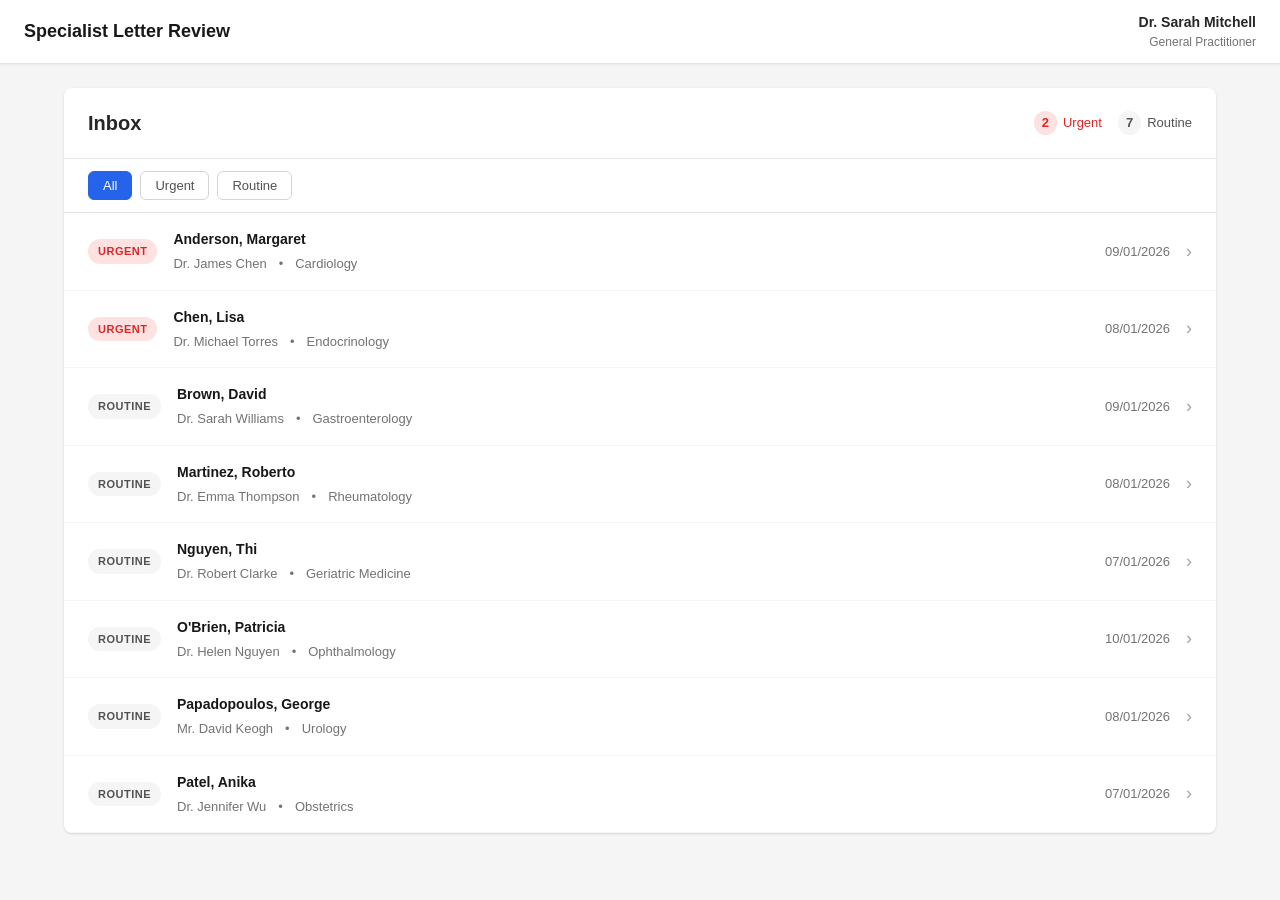
<file: index.html>
<!DOCTYPE html>
<html lang="en">
<head>
    <meta charset="UTF-8">
    <meta name="viewport" content="width=device-width, initial-scale=1.0">
    <title>GP Letter Review Portal</title>
    <link rel="stylesheet" href="css/styles.css">
</head>
<body>
    <header class="header">
        <div class="header-content">
            <h1 class="logo">Specialist Letter Review</h1>
            <div class="user-info">
                <span class="user-name">Dr. Sarah Mitchell</span>
                <span class="user-role">General Practitioner</span>
            </div>
        </div>
    </header>

    <main class="main-content">
        <div class="inbox-container">
            <div class="inbox-header">
                <h2>Inbox</h2>
                <div class="inbox-stats">
                    <span class="stat urgent"><span class="stat-count" id="urgent-count">0</span> Urgent</span>
                    <span class="stat routine"><span class="stat-count" id="routine-count">0</span> Routine</span>
                </div>
            </div>

            <div class="inbox-filters">
                <button class="filter-btn active" data-filter="all">All</button>
                <button class="filter-btn" data-filter="urgent">Urgent</button>
                <button class="filter-btn" data-filter="routine">Routine</button>
            </div>

            <div class="letter-list" id="letter-list">
                <!-- Letters will be populated by JavaScript -->
            </div>
        </div>
    </main>

    <script src="js/data.js"></script>
    <script src="js/app.js"></script>
</body>
</html>
</file>
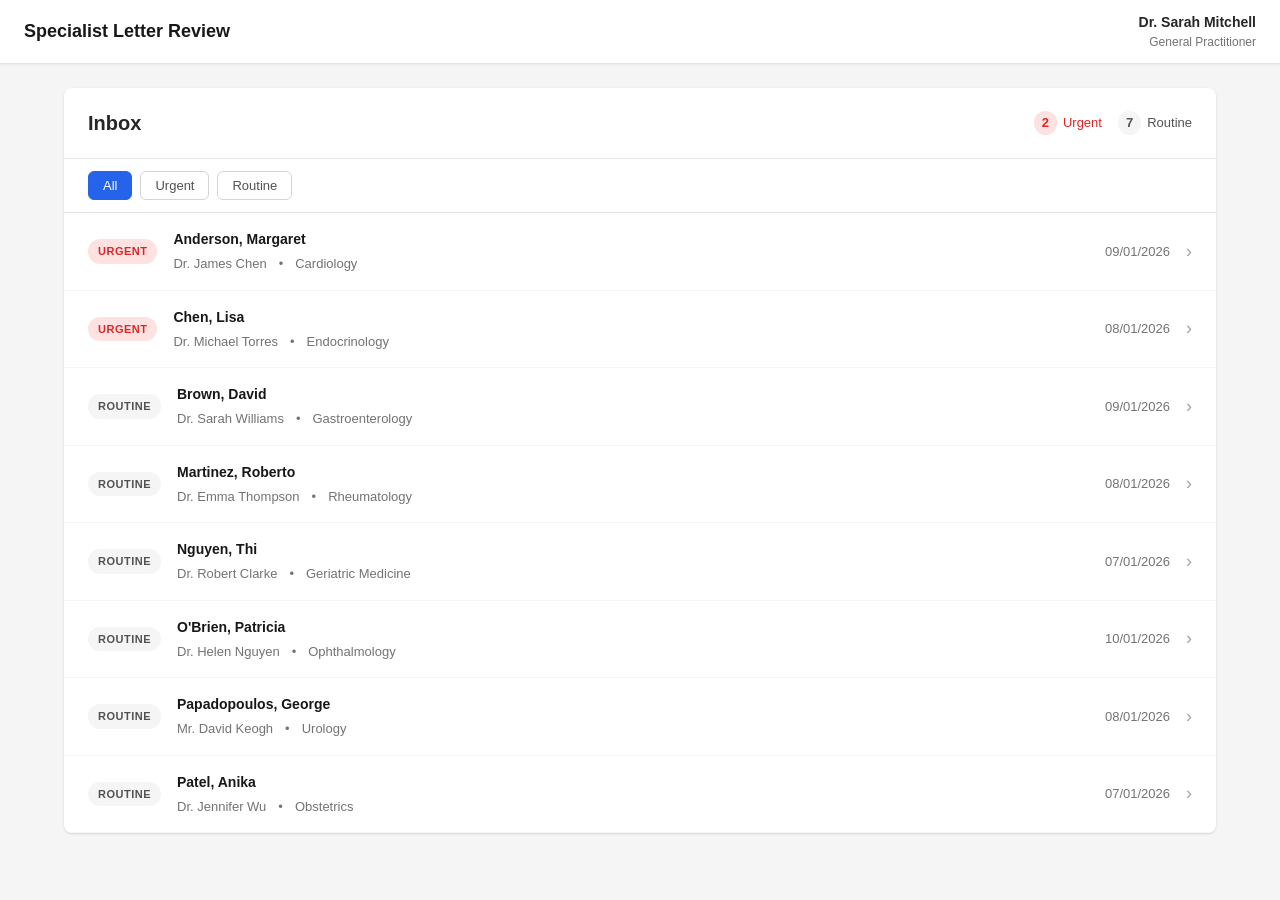
<file: review.html>
<!DOCTYPE html>
<html lang="en">
<head>
    <meta charset="UTF-8">
    <meta name="viewport" content="width=device-width, initial-scale=1.0">
    <title>Review Letter - GP Letter Review Portal</title>
    <link rel="stylesheet" href="css/styles.css">
</head>
<body>
    <header class="header">
        <div class="header-content">
            <a href="index.html" class="back-link">← Back to Inbox</a>
            <h1 class="logo">Specialist Letter Review</h1>
            <div class="user-info">
                <span class="user-name">Dr. Sarah Mitchell</span>
                <span class="user-role">General Practitioner</span>
            </div>
        </div>
    </header>

    <div class="patient-banner" id="patient-banner">
        <!-- Patient info populated by JS -->
    </div>

    <main class="review-container">
        <!-- Left Panel: PDF Viewer -->
        <div class="pdf-panel">
            <div class="panel-header">
                <h2>Specialist Letter</h2>
                <div class="pdf-controls">
                    <button class="pdf-btn" id="zoom-out" title="Zoom Out">−</button>
                    <span class="zoom-level" id="zoom-level">100%</span>
                    <button class="pdf-btn" id="zoom-in" title="Zoom In">+</button>
                </div>
            </div>
            <div class="pdf-viewer" id="pdf-viewer">
                <iframe id="pdf-frame" src="" title="Specialist Letter PDF"></iframe>
            </div>
        </div>

        <!-- Right Panel: Extracted Data -->
        <div class="extraction-panel">
            <div class="panel-header">
                <h2>Extracted Information</h2>
                <div class="panel-actions">
                    <button class="btn btn-secondary" id="reject-all">Reject All</button>
                    <button class="btn btn-primary" id="accept-all">Accept All</button>
                </div>
            </div>

            <div class="extraction-content" id="extraction-content">
                <!-- Letter Summary Section -->
                <section class="extraction-section" data-section="summary">
                    <div class="section-header">
                        <h3>Letter Summary</h3>
                        <div class="section-actions">
                            <button class="action-btn accept" title="Accept"><span class="icon">✓</span></button>
                            <button class="action-btn reject" title="Reject"><span class="icon">✕</span></button>
                        </div>
                    </div>
                    <div class="section-content">
                        <textarea class="editable-field summary-field" id="summary-text" rows="4"></textarea>
                    </div>
                </section>

                <!-- Diagnoses/Conditions/Procedures Section -->
                <section class="extraction-section" data-section="diagnoses">
                    <div class="section-header">
                        <h3>Active or Non-Active Past History</h3>
                    </div>
                    <div class="section-content" id="diagnoses-list">
                        <!-- Populated by JS -->
                    </div>
                </section>

                <!-- Medications Section -->
                <section class="extraction-section" data-section="medications">
                    <div class="section-header">
                        <h3>Medications</h3>
                    </div>
                    <div class="section-content" id="medications-list">
                        <!-- Populated by JS -->
                    </div>
                </section>

                <!-- Clinical Measurements Section -->
                <section class="extraction-section" data-section="measurements">
                    <div class="section-header">
                        <h3>Clinical Measurements</h3>
                    </div>
                    <div class="section-content" id="measurements-list">
                        <!-- Populated by JS -->
                    </div>
                </section>

                <!-- Allergies Section -->
                <section class="extraction-section" data-section="allergies">
                    <div class="section-header">
                        <h3>Allergies</h3>
                    </div>
                    <div class="section-content" id="allergies-list">
                        <!-- Populated by JS -->
                    </div>
                </section>

                <!-- Reminders Section -->
                <section class="extraction-section" data-section="reminders">
                    <div class="section-header">
                        <h3>Reminders / Follow-up</h3>
                    </div>
                    <div class="section-content" id="reminders-list">
                        <!-- Populated by JS -->
                    </div>
                </section>
            </div>

            <!-- Submit Actions -->
            <div class="submit-actions">
                <div class="submit-summary">
                    <span id="accepted-count">0</span> items accepted
                </div>
                <button class="btn btn-large btn-primary" id="submit-all">
                    Submit to Patient Record
                </button>
            </div>
        </div>
    </main>

    <!-- Success Modal -->
    <div class="modal" id="success-modal">
        <div class="modal-content">
            <div class="modal-icon success">✓</div>
            <h2>Successfully Updated</h2>
            <p>Patient record has been updated with the approved information.</p>
            <button class="btn btn-primary" onclick="window.location.href='index.html'">
                Return to Inbox
            </button>
        </div>
    </div>

    <script src="js/data.js"></script>
    <script src="js/review.js"></script>
</body>
</html>
</file>
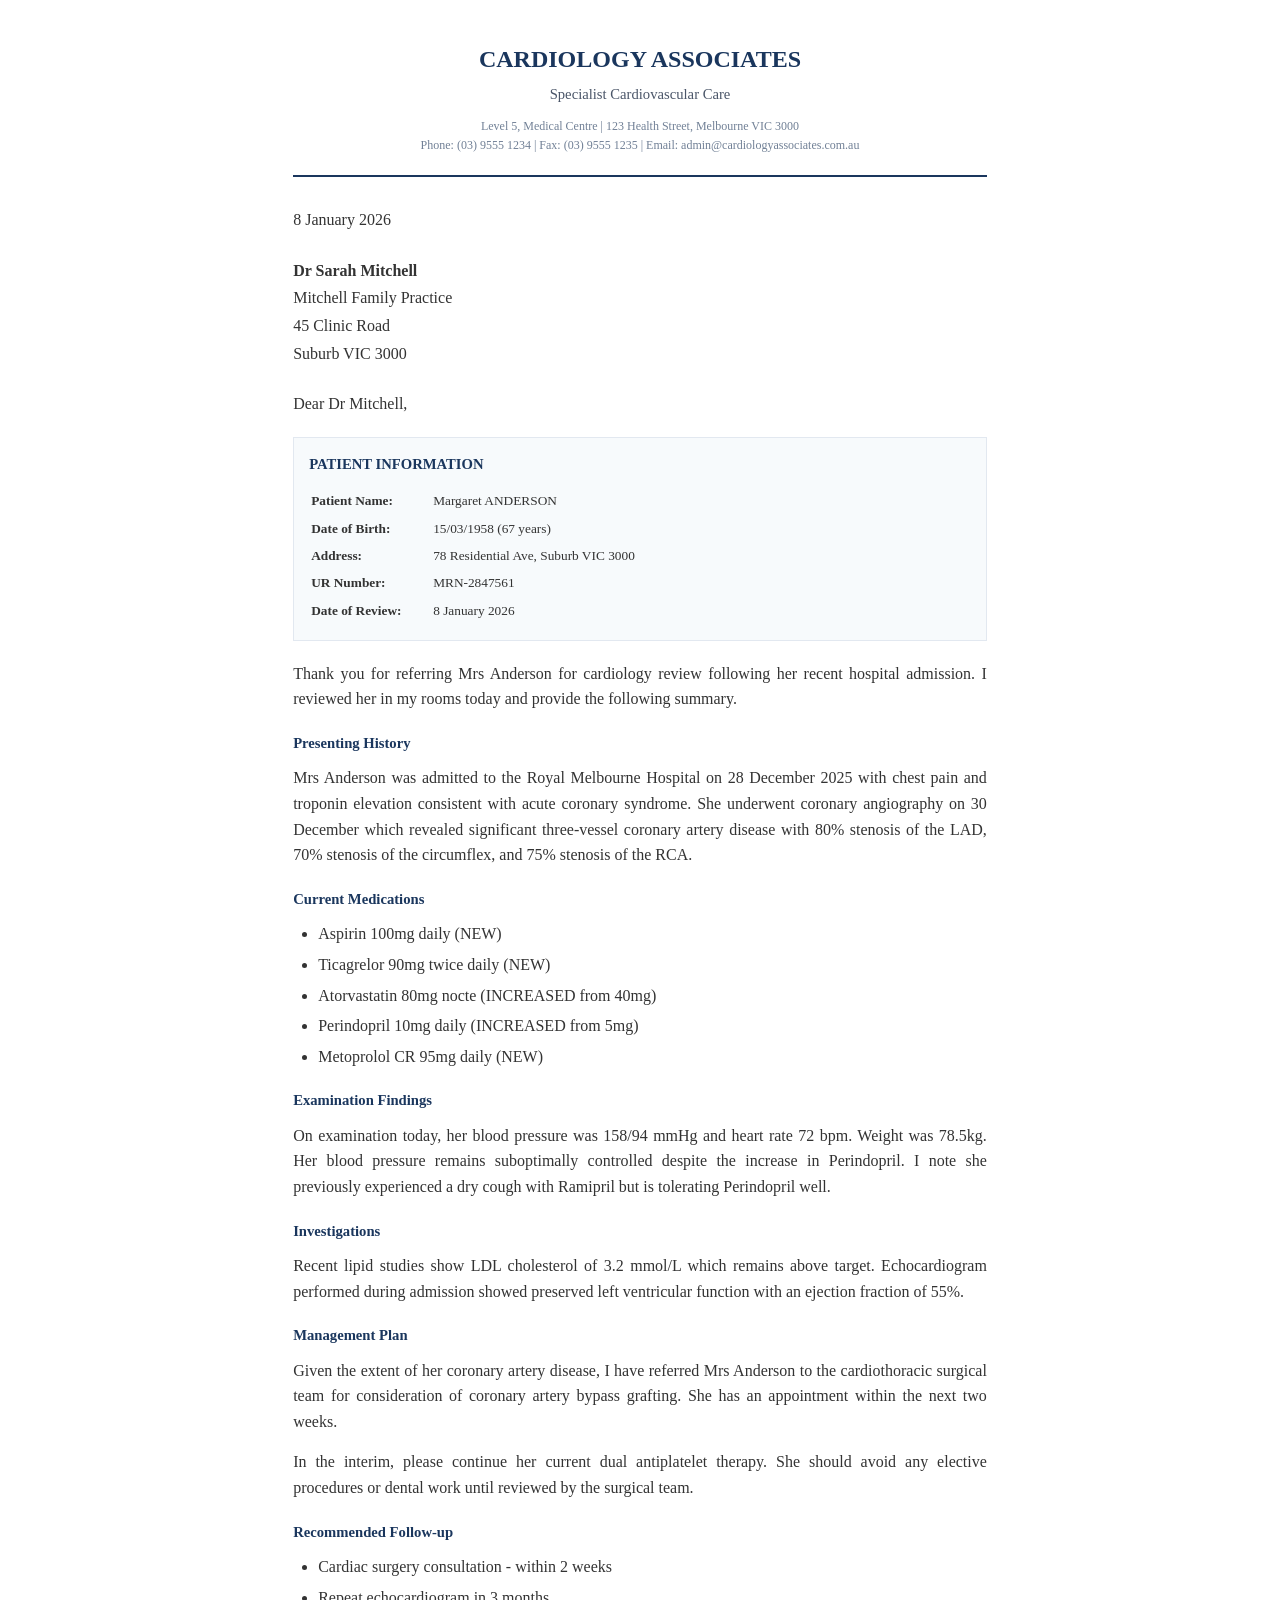
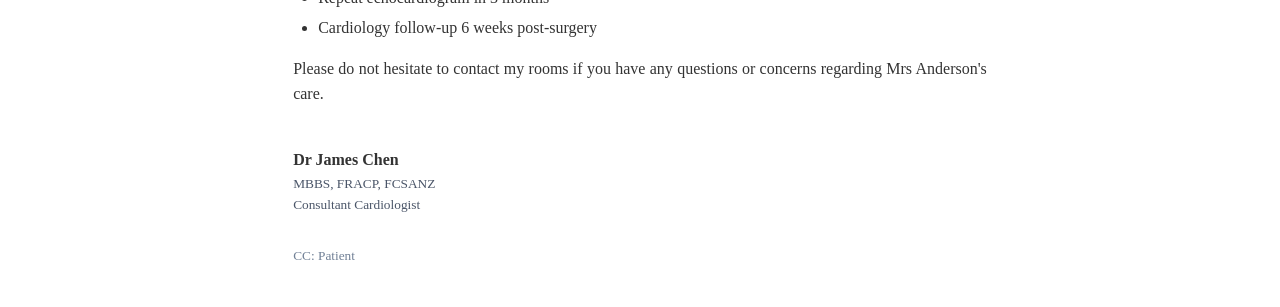
<file: assets/sample-letter-1.html>
<!DOCTYPE html>
<html lang="en">
<head>
    <meta charset="UTF-8">
    <meta name="viewport" content="width=device-width, initial-scale=1.0">
    <title>Specialist Letter</title>
    <style>
        * {
            margin: 0;
            padding: 0;
            box-sizing: border-box;
        }
        body {
            font-family: 'Times New Roman', Times, serif;
            font-size: 12pt;
            line-height: 1.6;
            padding: 40px 50px;
            background: white;
            color: #333;
            max-width: 210mm;
            margin: 0 auto;
        }
        .letterhead {
            text-align: center;
            border-bottom: 2px solid #1a365d;
            padding-bottom: 20px;
            margin-bottom: 30px;
        }
        .letterhead h1 {
            color: #1a365d;
            font-size: 18pt;
            margin-bottom: 5px;
        }
        .letterhead .subtitle {
            color: #4a5568;
            font-size: 11pt;
        }
        .letterhead .contact {
            font-size: 9pt;
            color: #718096;
            margin-top: 10px;
        }
        .letter-info {
            margin-bottom: 25px;
        }
        .letter-info p {
            margin-bottom: 3px;
        }
        .letter-info .date {
            margin-bottom: 15px;
        }
        .recipient {
            margin-bottom: 25px;
        }
        .recipient p {
            margin-bottom: 2px;
        }
        .salutation {
            margin-bottom: 20px;
        }
        .patient-box {
            background: #f7fafc;
            border: 1px solid #e2e8f0;
            padding: 15px;
            margin-bottom: 20px;
        }
        .patient-box h3 {
            font-size: 11pt;
            color: #1a365d;
            margin-bottom: 10px;
            text-transform: uppercase;
        }
        .patient-box table {
            width: 100%;
            font-size: 10pt;
        }
        .patient-box td {
            padding: 2px 10px 2px 0;
        }
        .patient-box td:first-child {
            font-weight: bold;
            width: 120px;
        }
        .content p {
            margin-bottom: 15px;
            text-align: justify;
        }
        .content h4 {
            color: #1a365d;
            margin-top: 20px;
            margin-bottom: 10px;
            font-size: 11pt;
        }
        .content ul {
            margin-left: 25px;
            margin-bottom: 15px;
        }
        .content li {
            margin-bottom: 5px;
        }
        .signature {
            margin-top: 40px;
        }
        .signature img {
            height: 50px;
            margin-bottom: 5px;
        }
        .signature .name {
            font-weight: bold;
        }
        .signature .credentials {
            font-size: 10pt;
            color: #4a5568;
        }
        .cc {
            margin-top: 30px;
            font-size: 10pt;
            color: #718096;
        }
    </style>
</head>
<body>
    <div class="letterhead">
        <h1>CARDIOLOGY ASSOCIATES</h1>
        <div class="subtitle">Specialist Cardiovascular Care</div>
        <div class="contact">
            Level 5, Medical Centre | 123 Health Street, Melbourne VIC 3000<br>
            Phone: (03) 9555 1234 | Fax: (03) 9555 1235 | Email: admin@cardiologyassociates.com.au
        </div>
    </div>

    <div class="letter-info">
        <p class="date">8 January 2026</p>
    </div>

    <div class="recipient">
        <p><strong>Dr Sarah Mitchell</strong></p>
        <p>Mitchell Family Practice</p>
        <p>45 Clinic Road</p>
        <p>Suburb VIC 3000</p>
    </div>

    <div class="salutation">
        <p>Dear Dr Mitchell,</p>
    </div>

    <div class="patient-box">
        <h3>Patient Information</h3>
        <table>
            <tr>
                <td>Patient Name:</td>
                <td>Margaret ANDERSON</td>
            </tr>
            <tr>
                <td>Date of Birth:</td>
                <td>15/03/1958 (67 years)</td>
            </tr>
            <tr>
                <td>Address:</td>
                <td>78 Residential Ave, Suburb VIC 3000</td>
            </tr>
            <tr>
                <td>UR Number:</td>
                <td>MRN-2847561</td>
            </tr>
            <tr>
                <td>Date of Review:</td>
                <td>8 January 2026</td>
            </tr>
        </table>
    </div>

    <div class="content">
        <p>Thank you for referring Mrs Anderson for cardiology review following her recent hospital admission. I reviewed her in my rooms today and provide the following summary.</p>

        <h4>Presenting History</h4>
        <p>Mrs Anderson was admitted to the Royal Melbourne Hospital on 28 December 2025 with chest pain and troponin elevation consistent with acute coronary syndrome. She underwent coronary angiography on 30 December which revealed significant three-vessel coronary artery disease with 80% stenosis of the LAD, 70% stenosis of the circumflex, and 75% stenosis of the RCA.</p>

        <h4>Current Medications</h4>
        <ul>
            <li>Aspirin 100mg daily (NEW)</li>
            <li>Ticagrelor 90mg twice daily (NEW)</li>
            <li>Atorvastatin 80mg nocte (INCREASED from 40mg)</li>
            <li>Perindopril 10mg daily (INCREASED from 5mg)</li>
            <li>Metoprolol CR 95mg daily (NEW)</li>
        </ul>

        <h4>Examination Findings</h4>
        <p>On examination today, her blood pressure was 158/94 mmHg and heart rate 72 bpm. Weight was 78.5kg. Her blood pressure remains suboptimally controlled despite the increase in Perindopril. I note she previously experienced a dry cough with Ramipril but is tolerating Perindopril well.</p>

        <h4>Investigations</h4>
        <p>Recent lipid studies show LDL cholesterol of 3.2 mmol/L which remains above target. Echocardiogram performed during admission showed preserved left ventricular function with an ejection fraction of 55%.</p>

        <h4>Management Plan</h4>
        <p>Given the extent of her coronary artery disease, I have referred Mrs Anderson to the cardiothoracic surgical team for consideration of coronary artery bypass grafting. She has an appointment within the next two weeks.</p>

        <p>In the interim, please continue her current dual antiplatelet therapy. She should avoid any elective procedures or dental work until reviewed by the surgical team.</p>

        <h4>Recommended Follow-up</h4>
        <ul>
            <li>Cardiac surgery consultation - within 2 weeks</li>
            <li>Repeat echocardiogram in 3 months</li>
            <li>Cardiology follow-up 6 weeks post-surgery</li>
        </ul>

        <p>Please do not hesitate to contact my rooms if you have any questions or concerns regarding Mrs Anderson's care.</p>
    </div>

    <div class="signature">
        <p class="name">Dr James Chen</p>
        <p class="credentials">MBBS, FRACP, FCSANZ</p>
        <p class="credentials">Consultant Cardiologist</p>
    </div>

    <div class="cc">
        <p>CC: Patient</p>
    </div>
</body>
</html>
</file>
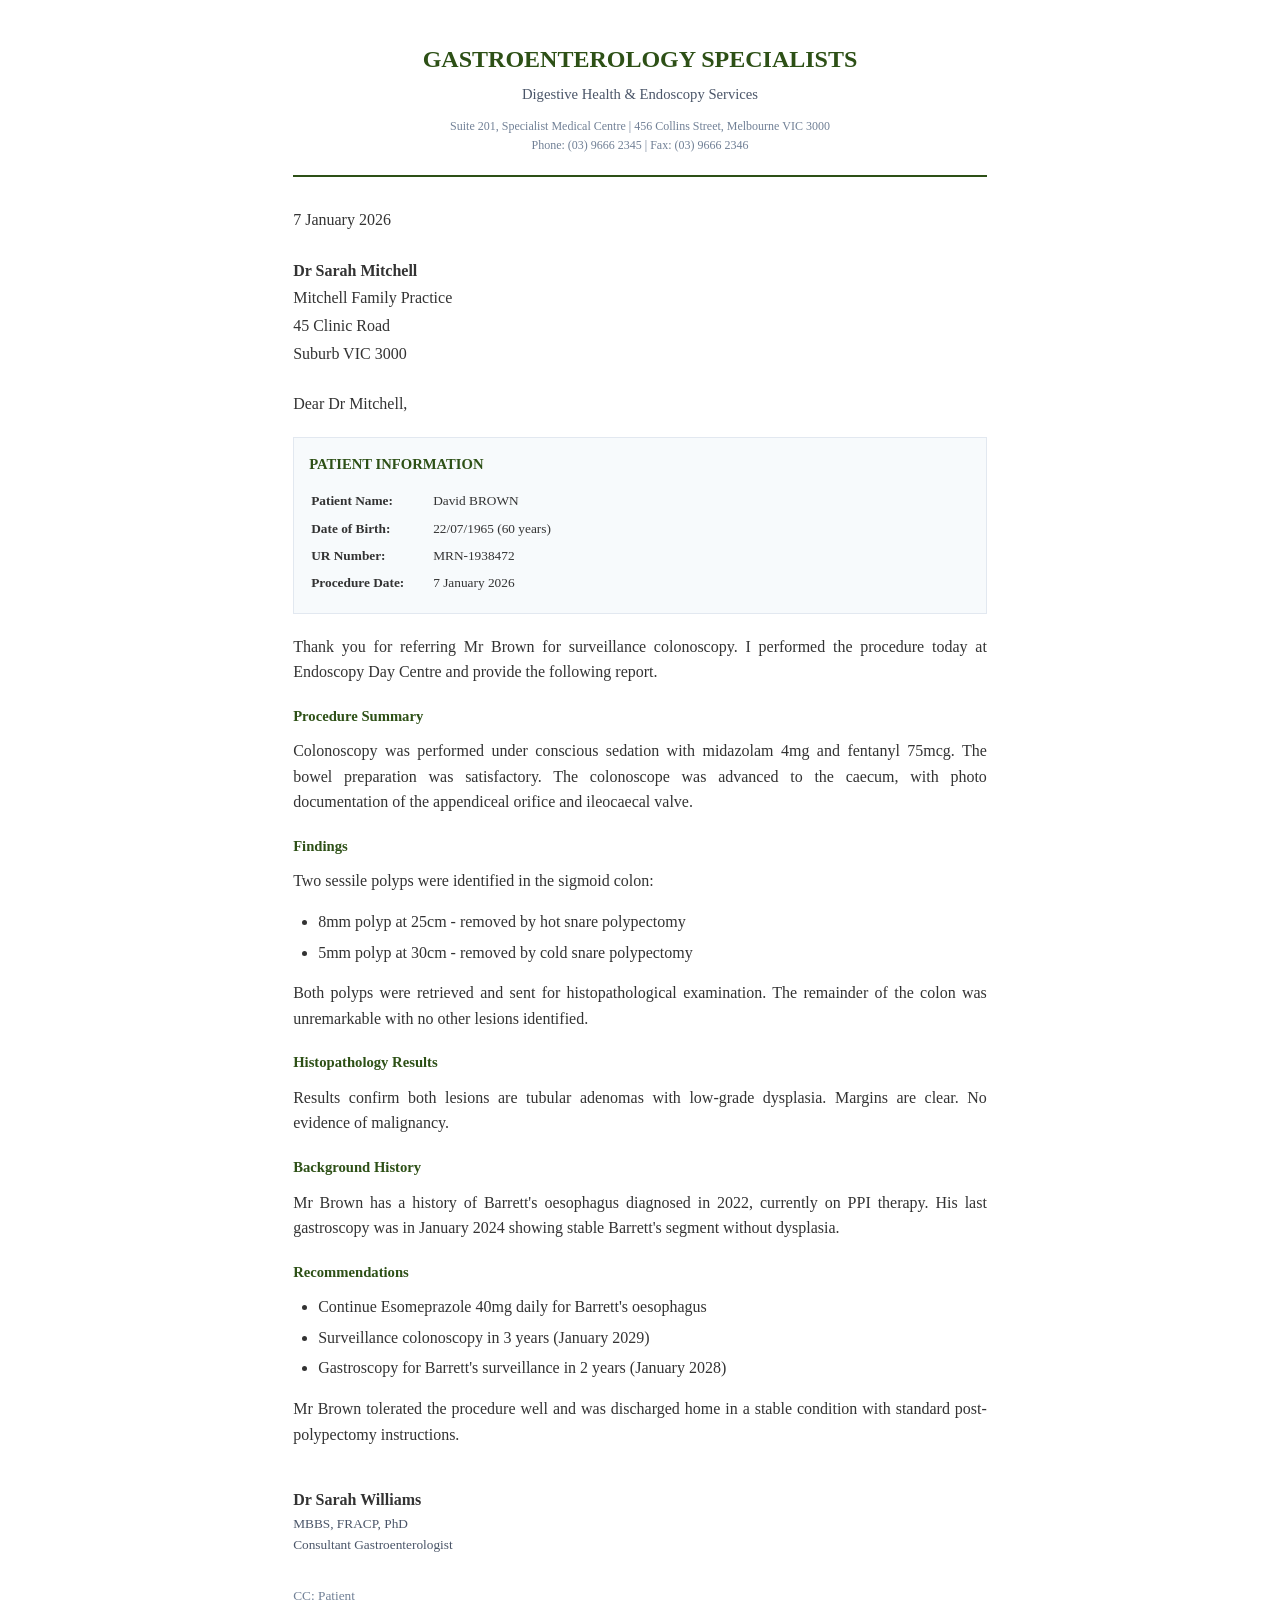
<file: assets/sample-letter-2.html>
<!DOCTYPE html>
<html lang="en">
<head>
    <meta charset="UTF-8">
    <meta name="viewport" content="width=device-width, initial-scale=1.0">
    <title>Specialist Letter</title>
    <style>
        * { margin: 0; padding: 0; box-sizing: border-box; }
        body {
            font-family: 'Times New Roman', Times, serif;
            font-size: 12pt;
            line-height: 1.6;
            padding: 40px 50px;
            background: white;
            color: #333;
            max-width: 210mm;
            margin: 0 auto;
        }
        .letterhead {
            text-align: center;
            border-bottom: 2px solid #2d5016;
            padding-bottom: 20px;
            margin-bottom: 30px;
        }
        .letterhead h1 { color: #2d5016; font-size: 18pt; margin-bottom: 5px; }
        .letterhead .subtitle { color: #4a5568; font-size: 11pt; }
        .letterhead .contact { font-size: 9pt; color: #718096; margin-top: 10px; }
        .letter-info { margin-bottom: 25px; }
        .letter-info p { margin-bottom: 3px; }
        .recipient { margin-bottom: 25px; }
        .recipient p { margin-bottom: 2px; }
        .salutation { margin-bottom: 20px; }
        .patient-box {
            background: #f7fafc;
            border: 1px solid #e2e8f0;
            padding: 15px;
            margin-bottom: 20px;
        }
        .patient-box h3 { font-size: 11pt; color: #2d5016; margin-bottom: 10px; text-transform: uppercase; }
        .patient-box table { width: 100%; font-size: 10pt; }
        .patient-box td { padding: 2px 10px 2px 0; }
        .patient-box td:first-child { font-weight: bold; width: 120px; }
        .content p { margin-bottom: 15px; text-align: justify; }
        .content h4 { color: #2d5016; margin-top: 20px; margin-bottom: 10px; font-size: 11pt; }
        .content ul { margin-left: 25px; margin-bottom: 15px; }
        .content li { margin-bottom: 5px; }
        .signature { margin-top: 40px; }
        .signature .name { font-weight: bold; }
        .signature .credentials { font-size: 10pt; color: #4a5568; }
        .cc { margin-top: 30px; font-size: 10pt; color: #718096; }
    </style>
</head>
<body>
    <div class="letterhead">
        <h1>GASTROENTEROLOGY SPECIALISTS</h1>
        <div class="subtitle">Digestive Health & Endoscopy Services</div>
        <div class="contact">
            Suite 201, Specialist Medical Centre | 456 Collins Street, Melbourne VIC 3000<br>
            Phone: (03) 9666 2345 | Fax: (03) 9666 2346
        </div>
    </div>

    <div class="letter-info">
        <p class="date">7 January 2026</p>
    </div>

    <div class="recipient">
        <p><strong>Dr Sarah Mitchell</strong></p>
        <p>Mitchell Family Practice</p>
        <p>45 Clinic Road</p>
        <p>Suburb VIC 3000</p>
    </div>

    <div class="salutation">
        <p>Dear Dr Mitchell,</p>
    </div>

    <div class="patient-box">
        <h3>Patient Information</h3>
        <table>
            <tr><td>Patient Name:</td><td>David BROWN</td></tr>
            <tr><td>Date of Birth:</td><td>22/07/1965 (60 years)</td></tr>
            <tr><td>UR Number:</td><td>MRN-1938472</td></tr>
            <tr><td>Procedure Date:</td><td>7 January 2026</td></tr>
        </table>
    </div>

    <div class="content">
        <p>Thank you for referring Mr Brown for surveillance colonoscopy. I performed the procedure today at Endoscopy Day Centre and provide the following report.</p>

        <h4>Procedure Summary</h4>
        <p>Colonoscopy was performed under conscious sedation with midazolam 4mg and fentanyl 75mcg. The bowel preparation was satisfactory. The colonoscope was advanced to the caecum, with photo documentation of the appendiceal orifice and ileocaecal valve.</p>

        <h4>Findings</h4>
        <p>Two sessile polyps were identified in the sigmoid colon:</p>
        <ul>
            <li>8mm polyp at 25cm - removed by hot snare polypectomy</li>
            <li>5mm polyp at 30cm - removed by cold snare polypectomy</li>
        </ul>
        <p>Both polyps were retrieved and sent for histopathological examination. The remainder of the colon was unremarkable with no other lesions identified.</p>

        <h4>Histopathology Results</h4>
        <p>Results confirm both lesions are tubular adenomas with low-grade dysplasia. Margins are clear. No evidence of malignancy.</p>

        <h4>Background History</h4>
        <p>Mr Brown has a history of Barrett's oesophagus diagnosed in 2022, currently on PPI therapy. His last gastroscopy was in January 2024 showing stable Barrett's segment without dysplasia.</p>

        <h4>Recommendations</h4>
        <ul>
            <li>Continue Esomeprazole 40mg daily for Barrett's oesophagus</li>
            <li>Surveillance colonoscopy in 3 years (January 2029)</li>
            <li>Gastroscopy for Barrett's surveillance in 2 years (January 2028)</li>
        </ul>

        <p>Mr Brown tolerated the procedure well and was discharged home in a stable condition with standard post-polypectomy instructions.</p>
    </div>

    <div class="signature">
        <p class="name">Dr Sarah Williams</p>
        <p class="credentials">MBBS, FRACP, PhD</p>
        <p class="credentials">Consultant Gastroenterologist</p>
    </div>

    <div class="cc">
        <p>CC: Patient</p>
    </div>
</body>
</html>
</file>
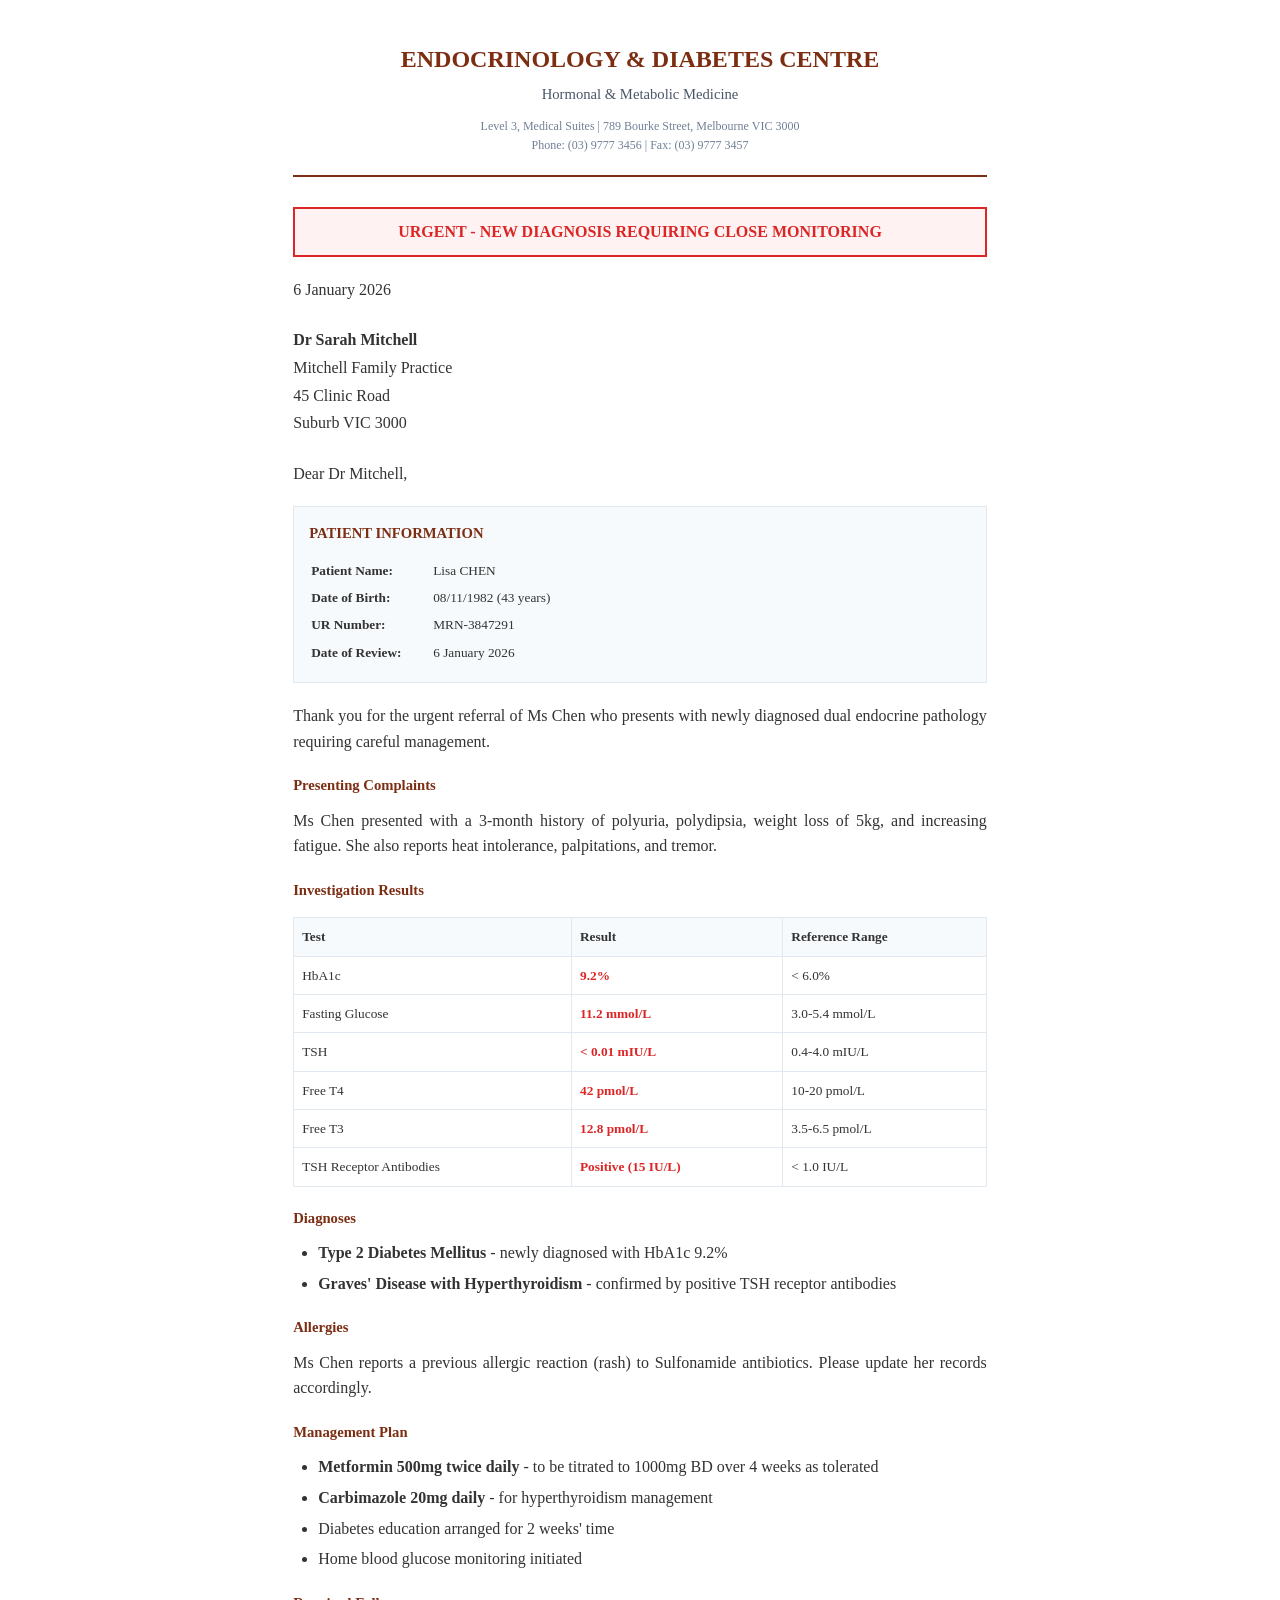
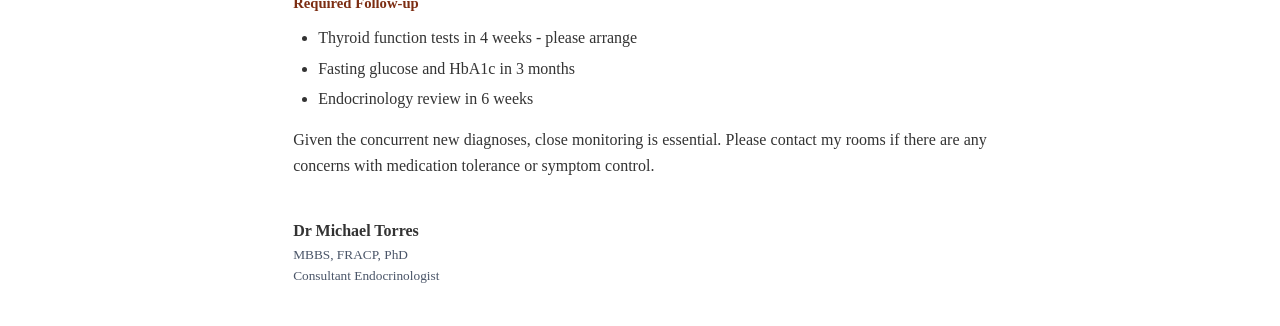
<file: assets/sample-letter-3.html>
<!DOCTYPE html>
<html lang="en">
<head>
    <meta charset="UTF-8">
    <meta name="viewport" content="width=device-width, initial-scale=1.0">
    <title>Specialist Letter</title>
    <style>
        * { margin: 0; padding: 0; box-sizing: border-box; }
        body {
            font-family: 'Times New Roman', Times, serif;
            font-size: 12pt;
            line-height: 1.6;
            padding: 40px 50px;
            background: white;
            color: #333;
            max-width: 210mm;
            margin: 0 auto;
        }
        .letterhead {
            text-align: center;
            border-bottom: 2px solid #7c2d12;
            padding-bottom: 20px;
            margin-bottom: 30px;
        }
        .letterhead h1 { color: #7c2d12; font-size: 18pt; margin-bottom: 5px; }
        .letterhead .subtitle { color: #4a5568; font-size: 11pt; }
        .letterhead .contact { font-size: 9pt; color: #718096; margin-top: 10px; }
        .urgent-banner {
            background: #fef2f2;
            border: 2px solid #dc2626;
            color: #dc2626;
            padding: 10px;
            text-align: center;
            font-weight: bold;
            margin-bottom: 20px;
        }
        .letter-info { margin-bottom: 25px; }
        .recipient { margin-bottom: 25px; }
        .recipient p { margin-bottom: 2px; }
        .salutation { margin-bottom: 20px; }
        .patient-box {
            background: #f7fafc;
            border: 1px solid #e2e8f0;
            padding: 15px;
            margin-bottom: 20px;
        }
        .patient-box h3 { font-size: 11pt; color: #7c2d12; margin-bottom: 10px; text-transform: uppercase; }
        .patient-box table { width: 100%; font-size: 10pt; }
        .patient-box td { padding: 2px 10px 2px 0; }
        .patient-box td:first-child { font-weight: bold; width: 120px; }
        .content p { margin-bottom: 15px; text-align: justify; }
        .content h4 { color: #7c2d12; margin-top: 20px; margin-bottom: 10px; font-size: 11pt; }
        .content ul { margin-left: 25px; margin-bottom: 15px; }
        .content li { margin-bottom: 5px; }
        .results-table { width: 100%; border-collapse: collapse; margin: 15px 0; font-size: 10pt; }
        .results-table th, .results-table td { border: 1px solid #e2e8f0; padding: 8px; text-align: left; }
        .results-table th { background: #f7fafc; }
        .results-table .abnormal { color: #dc2626; font-weight: bold; }
        .signature { margin-top: 40px; }
        .signature .name { font-weight: bold; }
        .signature .credentials { font-size: 10pt; color: #4a5568; }
    </style>
</head>
<body>
    <div class="letterhead">
        <h1>ENDOCRINOLOGY & DIABETES CENTRE</h1>
        <div class="subtitle">Hormonal & Metabolic Medicine</div>
        <div class="contact">
            Level 3, Medical Suites | 789 Bourke Street, Melbourne VIC 3000<br>
            Phone: (03) 9777 3456 | Fax: (03) 9777 3457
        </div>
    </div>

    <div class="urgent-banner">URGENT - NEW DIAGNOSIS REQUIRING CLOSE MONITORING</div>

    <div class="letter-info">
        <p class="date">6 January 2026</p>
    </div>

    <div class="recipient">
        <p><strong>Dr Sarah Mitchell</strong></p>
        <p>Mitchell Family Practice</p>
        <p>45 Clinic Road</p>
        <p>Suburb VIC 3000</p>
    </div>

    <div class="salutation">
        <p>Dear Dr Mitchell,</p>
    </div>

    <div class="patient-box">
        <h3>Patient Information</h3>
        <table>
            <tr><td>Patient Name:</td><td>Lisa CHEN</td></tr>
            <tr><td>Date of Birth:</td><td>08/11/1982 (43 years)</td></tr>
            <tr><td>UR Number:</td><td>MRN-3847291</td></tr>
            <tr><td>Date of Review:</td><td>6 January 2026</td></tr>
        </table>
    </div>

    <div class="content">
        <p>Thank you for the urgent referral of Ms Chen who presents with newly diagnosed dual endocrine pathology requiring careful management.</p>

        <h4>Presenting Complaints</h4>
        <p>Ms Chen presented with a 3-month history of polyuria, polydipsia, weight loss of 5kg, and increasing fatigue. She also reports heat intolerance, palpitations, and tremor.</p>

        <h4>Investigation Results</h4>
        <table class="results-table">
            <tr><th>Test</th><th>Result</th><th>Reference Range</th></tr>
            <tr><td>HbA1c</td><td class="abnormal">9.2%</td><td>< 6.0%</td></tr>
            <tr><td>Fasting Glucose</td><td class="abnormal">11.2 mmol/L</td><td>3.0-5.4 mmol/L</td></tr>
            <tr><td>TSH</td><td class="abnormal">< 0.01 mIU/L</td><td>0.4-4.0 mIU/L</td></tr>
            <tr><td>Free T4</td><td class="abnormal">42 pmol/L</td><td>10-20 pmol/L</td></tr>
            <tr><td>Free T3</td><td class="abnormal">12.8 pmol/L</td><td>3.5-6.5 pmol/L</td></tr>
            <tr><td>TSH Receptor Antibodies</td><td class="abnormal">Positive (15 IU/L)</td><td>< 1.0 IU/L</td></tr>
        </table>

        <h4>Diagnoses</h4>
        <ul>
            <li><strong>Type 2 Diabetes Mellitus</strong> - newly diagnosed with HbA1c 9.2%</li>
            <li><strong>Graves' Disease with Hyperthyroidism</strong> - confirmed by positive TSH receptor antibodies</li>
        </ul>

        <h4>Allergies</h4>
        <p>Ms Chen reports a previous allergic reaction (rash) to Sulfonamide antibiotics. Please update her records accordingly.</p>

        <h4>Management Plan</h4>
        <ul>
            <li><strong>Metformin 500mg twice daily</strong> - to be titrated to 1000mg BD over 4 weeks as tolerated</li>
            <li><strong>Carbimazole 20mg daily</strong> - for hyperthyroidism management</li>
            <li>Diabetes education arranged for 2 weeks' time</li>
            <li>Home blood glucose monitoring initiated</li>
        </ul>

        <h4>Required Follow-up</h4>
        <ul>
            <li>Thyroid function tests in 4 weeks - please arrange</li>
            <li>Fasting glucose and HbA1c in 3 months</li>
            <li>Endocrinology review in 6 weeks</li>
        </ul>

        <p>Given the concurrent new diagnoses, close monitoring is essential. Please contact my rooms if there are any concerns with medication tolerance or symptom control.</p>
    </div>

    <div class="signature">
        <p class="name">Dr Michael Torres</p>
        <p class="credentials">MBBS, FRACP, PhD</p>
        <p class="credentials">Consultant Endocrinologist</p>
    </div>
</body>
</html>
</file>
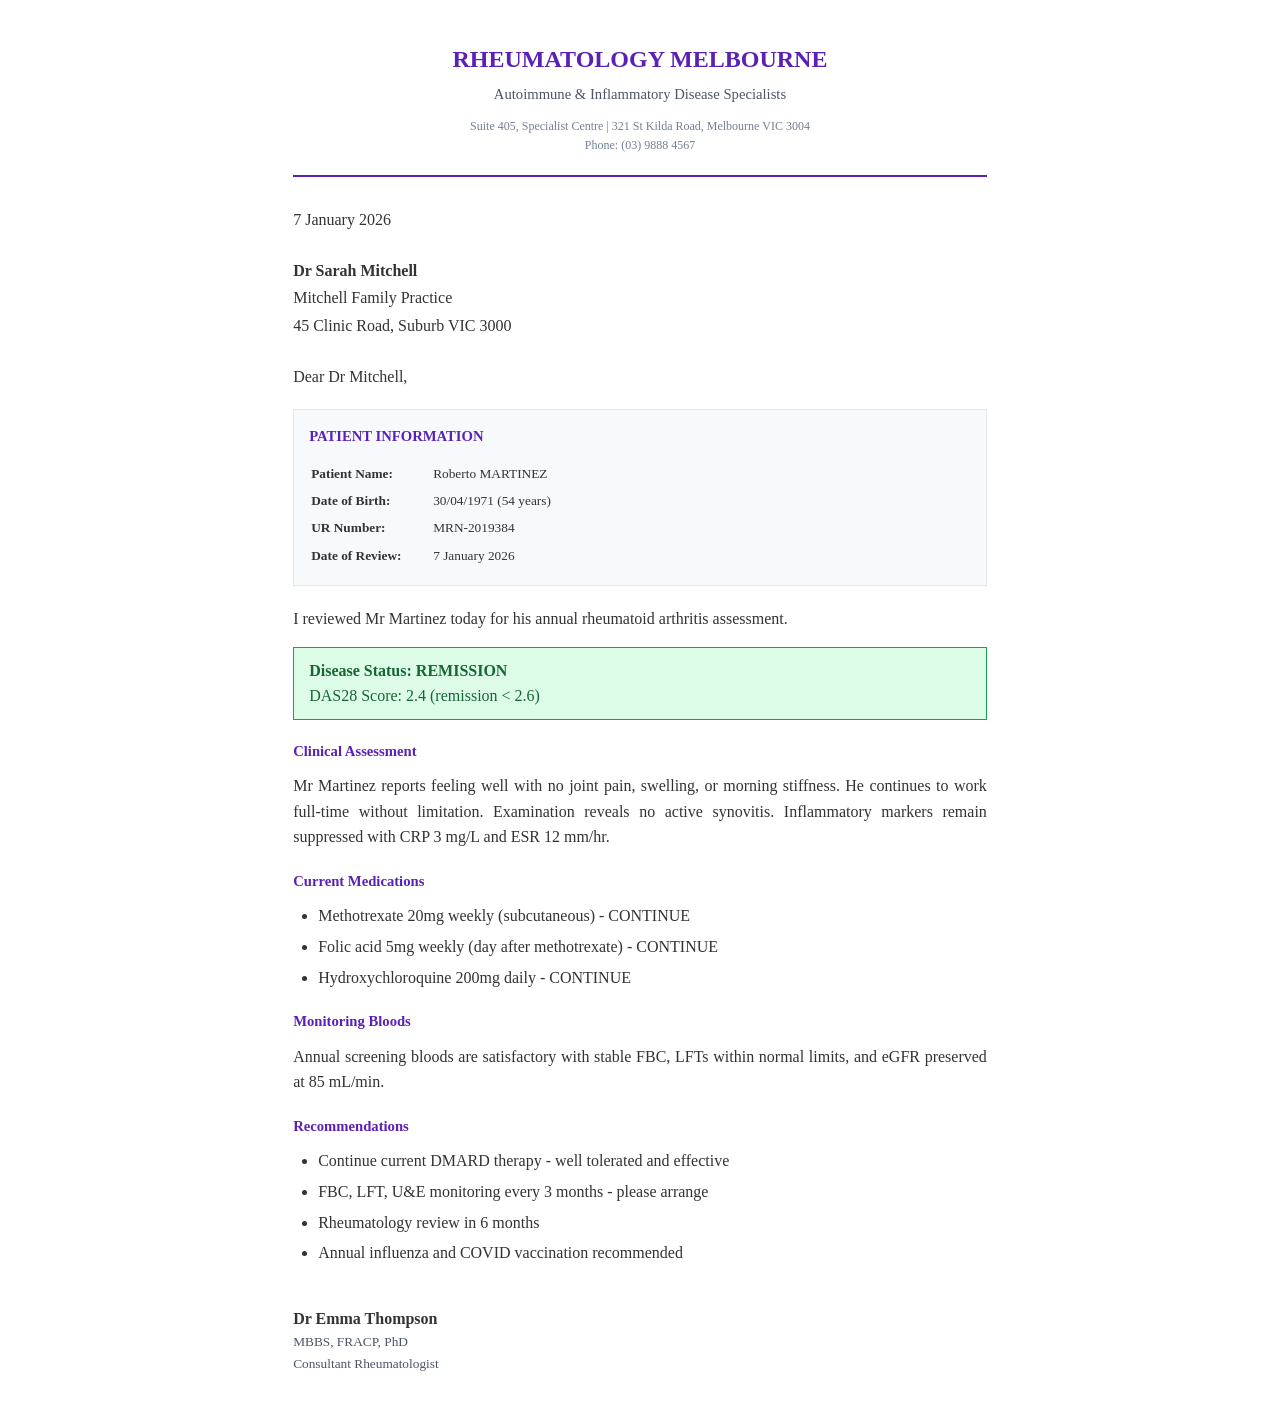
<file: assets/sample-letter-4.html>
<!DOCTYPE html>
<html lang="en">
<head>
    <meta charset="UTF-8">
    <meta name="viewport" content="width=device-width, initial-scale=1.0">
    <title>Specialist Letter</title>
    <style>
        * { margin: 0; padding: 0; box-sizing: border-box; }
        body { font-family: 'Times New Roman', Times, serif; font-size: 12pt; line-height: 1.6; padding: 40px 50px; background: white; color: #333; max-width: 210mm; margin: 0 auto; }
        .letterhead { text-align: center; border-bottom: 2px solid #5b21b6; padding-bottom: 20px; margin-bottom: 30px; }
        .letterhead h1 { color: #5b21b6; font-size: 18pt; margin-bottom: 5px; }
        .letterhead .subtitle { color: #4a5568; font-size: 11pt; }
        .letterhead .contact { font-size: 9pt; color: #718096; margin-top: 10px; }
        .letter-info { margin-bottom: 25px; }
        .recipient { margin-bottom: 25px; }
        .recipient p { margin-bottom: 2px; }
        .salutation { margin-bottom: 20px; }
        .patient-box { background: #f7fafc; border: 1px solid #e2e8f0; padding: 15px; margin-bottom: 20px; }
        .patient-box h3 { font-size: 11pt; color: #5b21b6; margin-bottom: 10px; text-transform: uppercase; }
        .patient-box table { width: 100%; font-size: 10pt; }
        .patient-box td { padding: 2px 10px 2px 0; }
        .patient-box td:first-child { font-weight: bold; width: 120px; }
        .content p { margin-bottom: 15px; text-align: justify; }
        .content h4 { color: #5b21b6; margin-top: 20px; margin-bottom: 10px; font-size: 11pt; }
        .content ul { margin-left: 25px; margin-bottom: 15px; }
        .content li { margin-bottom: 5px; }
        .good-news { background: #dcfce7; border: 1px solid #16a34a; padding: 10px 15px; margin: 15px 0; color: #166534; }
        .signature { margin-top: 40px; }
        .signature .name { font-weight: bold; }
        .signature .credentials { font-size: 10pt; color: #4a5568; }
    </style>
</head>
<body>
    <div class="letterhead">
        <h1>RHEUMATOLOGY MELBOURNE</h1>
        <div class="subtitle">Autoimmune & Inflammatory Disease Specialists</div>
        <div class="contact">Suite 405, Specialist Centre | 321 St Kilda Road, Melbourne VIC 3004<br>Phone: (03) 9888 4567</div>
    </div>

    <div class="letter-info"><p class="date">7 January 2026</p></div>

    <div class="recipient">
        <p><strong>Dr Sarah Mitchell</strong></p>
        <p>Mitchell Family Practice</p>
        <p>45 Clinic Road, Suburb VIC 3000</p>
    </div>

    <div class="salutation"><p>Dear Dr Mitchell,</p></div>

    <div class="patient-box">
        <h3>Patient Information</h3>
        <table>
            <tr><td>Patient Name:</td><td>Roberto MARTINEZ</td></tr>
            <tr><td>Date of Birth:</td><td>30/04/1971 (54 years)</td></tr>
            <tr><td>UR Number:</td><td>MRN-2019384</td></tr>
            <tr><td>Date of Review:</td><td>7 January 2026</td></tr>
        </table>
    </div>

    <div class="content">
        <p>I reviewed Mr Martinez today for his annual rheumatoid arthritis assessment.</p>

        <div class="good-news">
            <strong>Disease Status: REMISSION</strong><br>
            DAS28 Score: 2.4 (remission < 2.6)
        </div>

        <h4>Clinical Assessment</h4>
        <p>Mr Martinez reports feeling well with no joint pain, swelling, or morning stiffness. He continues to work full-time without limitation. Examination reveals no active synovitis. Inflammatory markers remain suppressed with CRP 3 mg/L and ESR 12 mm/hr.</p>

        <h4>Current Medications</h4>
        <ul>
            <li>Methotrexate 20mg weekly (subcutaneous) - CONTINUE</li>
            <li>Folic acid 5mg weekly (day after methotrexate) - CONTINUE</li>
            <li>Hydroxychloroquine 200mg daily - CONTINUE</li>
        </ul>

        <h4>Monitoring Bloods</h4>
        <p>Annual screening bloods are satisfactory with stable FBC, LFTs within normal limits, and eGFR preserved at 85 mL/min.</p>

        <h4>Recommendations</h4>
        <ul>
            <li>Continue current DMARD therapy - well tolerated and effective</li>
            <li>FBC, LFT, U&E monitoring every 3 months - please arrange</li>
            <li>Rheumatology review in 6 months</li>
            <li>Annual influenza and COVID vaccination recommended</li>
        </ul>
    </div>

    <div class="signature">
        <p class="name">Dr Emma Thompson</p>
        <p class="credentials">MBBS, FRACP, PhD</p>
        <p class="credentials">Consultant Rheumatologist</p>
    </div>
</body>
</html>
</file>
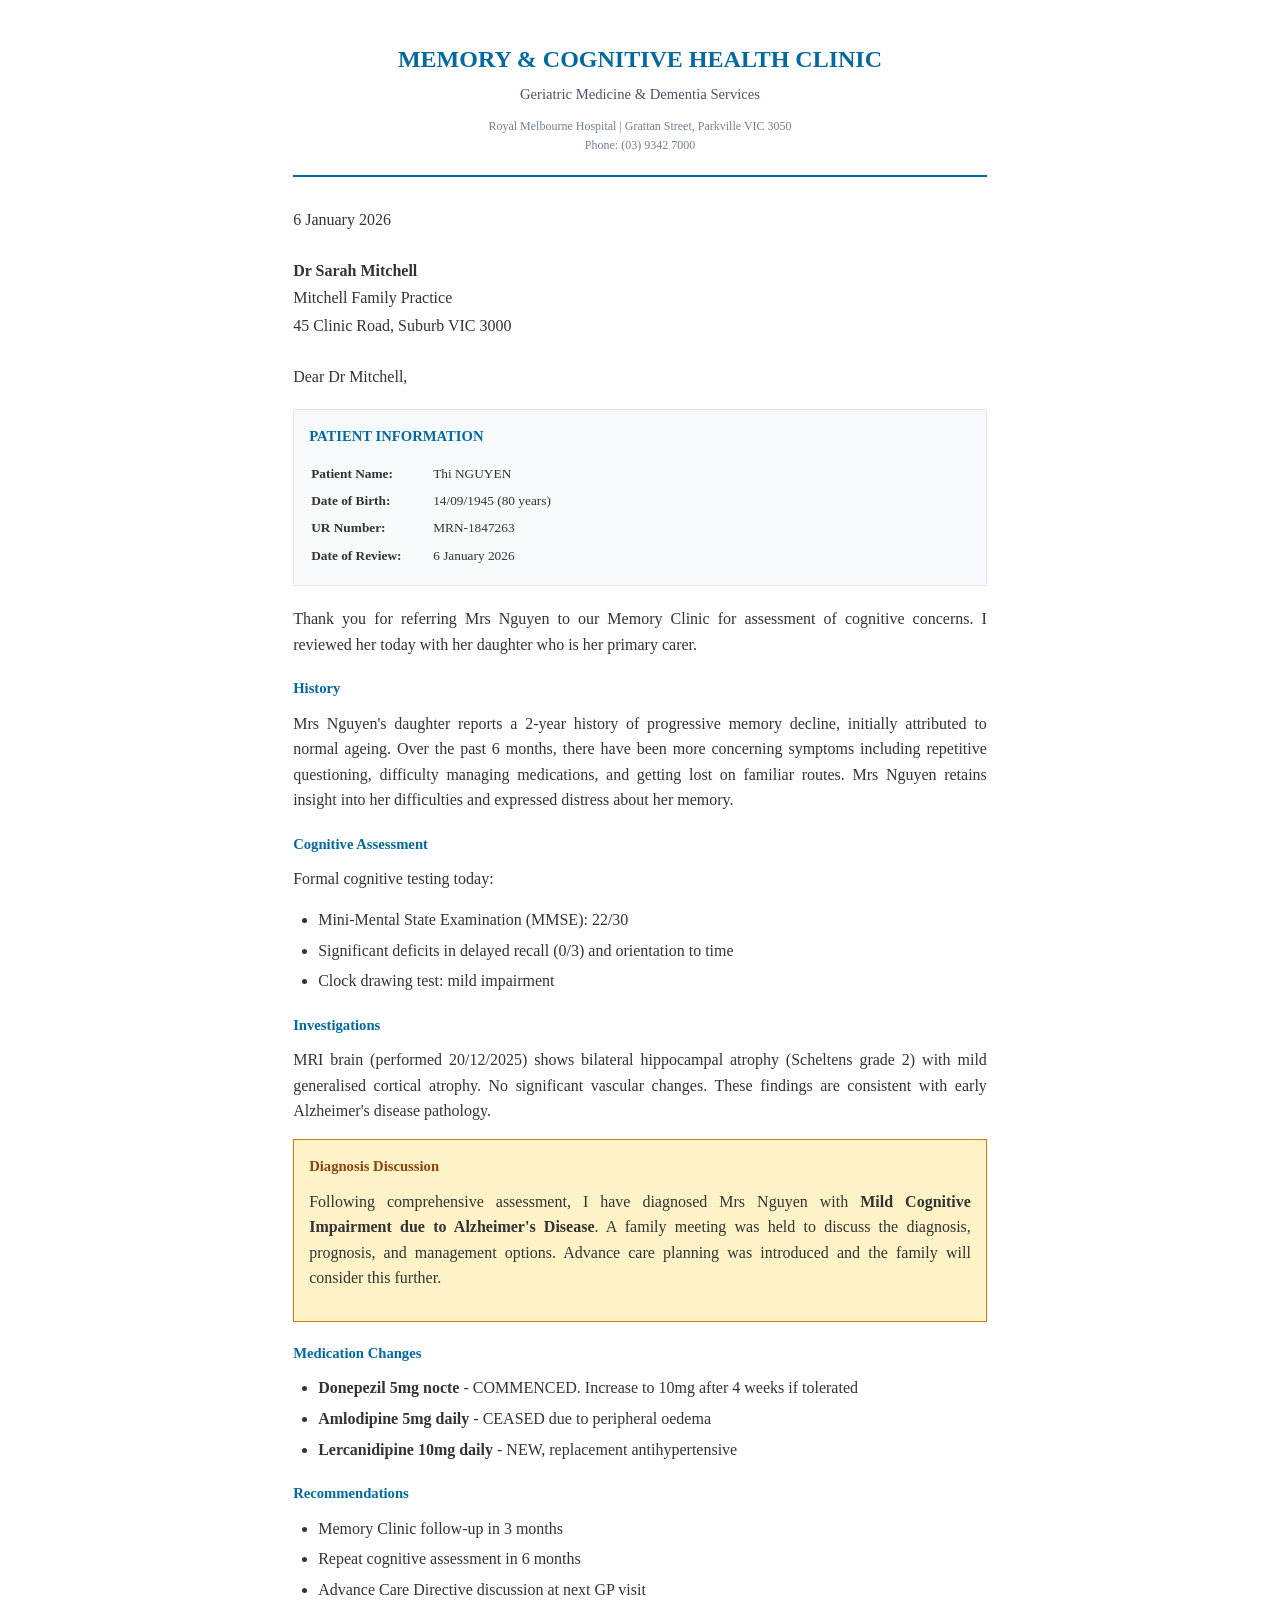
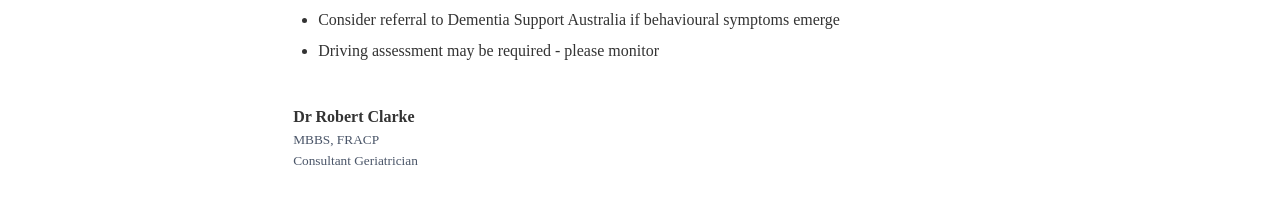
<file: assets/sample-letter-5.html>
<!DOCTYPE html>
<html lang="en">
<head>
    <meta charset="UTF-8">
    <meta name="viewport" content="width=device-width, initial-scale=1.0">
    <title>Specialist Letter</title>
    <style>
        * { margin: 0; padding: 0; box-sizing: border-box; }
        body { font-family: 'Times New Roman', Times, serif; font-size: 12pt; line-height: 1.6; padding: 40px 50px; background: white; color: #333; max-width: 210mm; margin: 0 auto; }
        .letterhead { text-align: center; border-bottom: 2px solid #0369a1; padding-bottom: 20px; margin-bottom: 30px; }
        .letterhead h1 { color: #0369a1; font-size: 18pt; margin-bottom: 5px; }
        .letterhead .subtitle { color: #4a5568; font-size: 11pt; }
        .letterhead .contact { font-size: 9pt; color: #718096; margin-top: 10px; }
        .letter-info { margin-bottom: 25px; }
        .recipient { margin-bottom: 25px; }
        .recipient p { margin-bottom: 2px; }
        .salutation { margin-bottom: 20px; }
        .patient-box { background: #f7fafc; border: 1px solid #e2e8f0; padding: 15px; margin-bottom: 20px; }
        .patient-box h3 { font-size: 11pt; color: #0369a1; margin-bottom: 10px; text-transform: uppercase; }
        .patient-box table { width: 100%; font-size: 10pt; }
        .patient-box td { padding: 2px 10px 2px 0; }
        .patient-box td:first-child { font-weight: bold; width: 120px; }
        .content p { margin-bottom: 15px; text-align: justify; }
        .content h4 { color: #0369a1; margin-top: 20px; margin-bottom: 10px; font-size: 11pt; }
        .content ul { margin-left: 25px; margin-bottom: 15px; }
        .content li { margin-bottom: 5px; }
        .sensitive-box { background: #fef3c7; border: 1px solid #d97706; padding: 15px; margin: 15px 0; }
        .sensitive-box h4 { color: #92400e; margin-top: 0; }
        .signature { margin-top: 40px; }
        .signature .name { font-weight: bold; }
        .signature .credentials { font-size: 10pt; color: #4a5568; }
    </style>
</head>
<body>
    <div class="letterhead">
        <h1>MEMORY & COGNITIVE HEALTH CLINIC</h1>
        <div class="subtitle">Geriatric Medicine & Dementia Services</div>
        <div class="contact">Royal Melbourne Hospital | Grattan Street, Parkville VIC 3050<br>Phone: (03) 9342 7000</div>
    </div>

    <div class="letter-info"><p class="date">6 January 2026</p></div>

    <div class="recipient">
        <p><strong>Dr Sarah Mitchell</strong></p>
        <p>Mitchell Family Practice</p>
        <p>45 Clinic Road, Suburb VIC 3000</p>
    </div>

    <div class="salutation"><p>Dear Dr Mitchell,</p></div>

    <div class="patient-box">
        <h3>Patient Information</h3>
        <table>
            <tr><td>Patient Name:</td><td>Thi NGUYEN</td></tr>
            <tr><td>Date of Birth:</td><td>14/09/1945 (80 years)</td></tr>
            <tr><td>UR Number:</td><td>MRN-1847263</td></tr>
            <tr><td>Date of Review:</td><td>6 January 2026</td></tr>
        </table>
    </div>

    <div class="content">
        <p>Thank you for referring Mrs Nguyen to our Memory Clinic for assessment of cognitive concerns. I reviewed her today with her daughter who is her primary carer.</p>

        <h4>History</h4>
        <p>Mrs Nguyen's daughter reports a 2-year history of progressive memory decline, initially attributed to normal ageing. Over the past 6 months, there have been more concerning symptoms including repetitive questioning, difficulty managing medications, and getting lost on familiar routes. Mrs Nguyen retains insight into her difficulties and expressed distress about her memory.</p>

        <h4>Cognitive Assessment</h4>
        <p>Formal cognitive testing today:</p>
        <ul>
            <li>Mini-Mental State Examination (MMSE): 22/30</li>
            <li>Significant deficits in delayed recall (0/3) and orientation to time</li>
            <li>Clock drawing test: mild impairment</li>
        </ul>

        <h4>Investigations</h4>
        <p>MRI brain (performed 20/12/2025) shows bilateral hippocampal atrophy (Scheltens grade 2) with mild generalised cortical atrophy. No significant vascular changes. These findings are consistent with early Alzheimer's disease pathology.</p>

        <div class="sensitive-box">
            <h4>Diagnosis Discussion</h4>
            <p>Following comprehensive assessment, I have diagnosed Mrs Nguyen with <strong>Mild Cognitive Impairment due to Alzheimer's Disease</strong>. A family meeting was held to discuss the diagnosis, prognosis, and management options. Advance care planning was introduced and the family will consider this further.</p>
        </div>

        <h4>Medication Changes</h4>
        <ul>
            <li><strong>Donepezil 5mg nocte</strong> - COMMENCED. Increase to 10mg after 4 weeks if tolerated</li>
            <li><strong>Amlodipine 5mg daily</strong> - CEASED due to peripheral oedema</li>
            <li><strong>Lercanidipine 10mg daily</strong> - NEW, replacement antihypertensive</li>
        </ul>

        <h4>Recommendations</h4>
        <ul>
            <li>Memory Clinic follow-up in 3 months</li>
            <li>Repeat cognitive assessment in 6 months</li>
            <li>Advance Care Directive discussion at next GP visit</li>
            <li>Consider referral to Dementia Support Australia if behavioural symptoms emerge</li>
            <li>Driving assessment may be required - please monitor</li>
        </ul>
    </div>

    <div class="signature">
        <p class="name">Dr Robert Clarke</p>
        <p class="credentials">MBBS, FRACP</p>
        <p class="credentials">Consultant Geriatrician</p>
    </div>
</body>
</html>
</file>
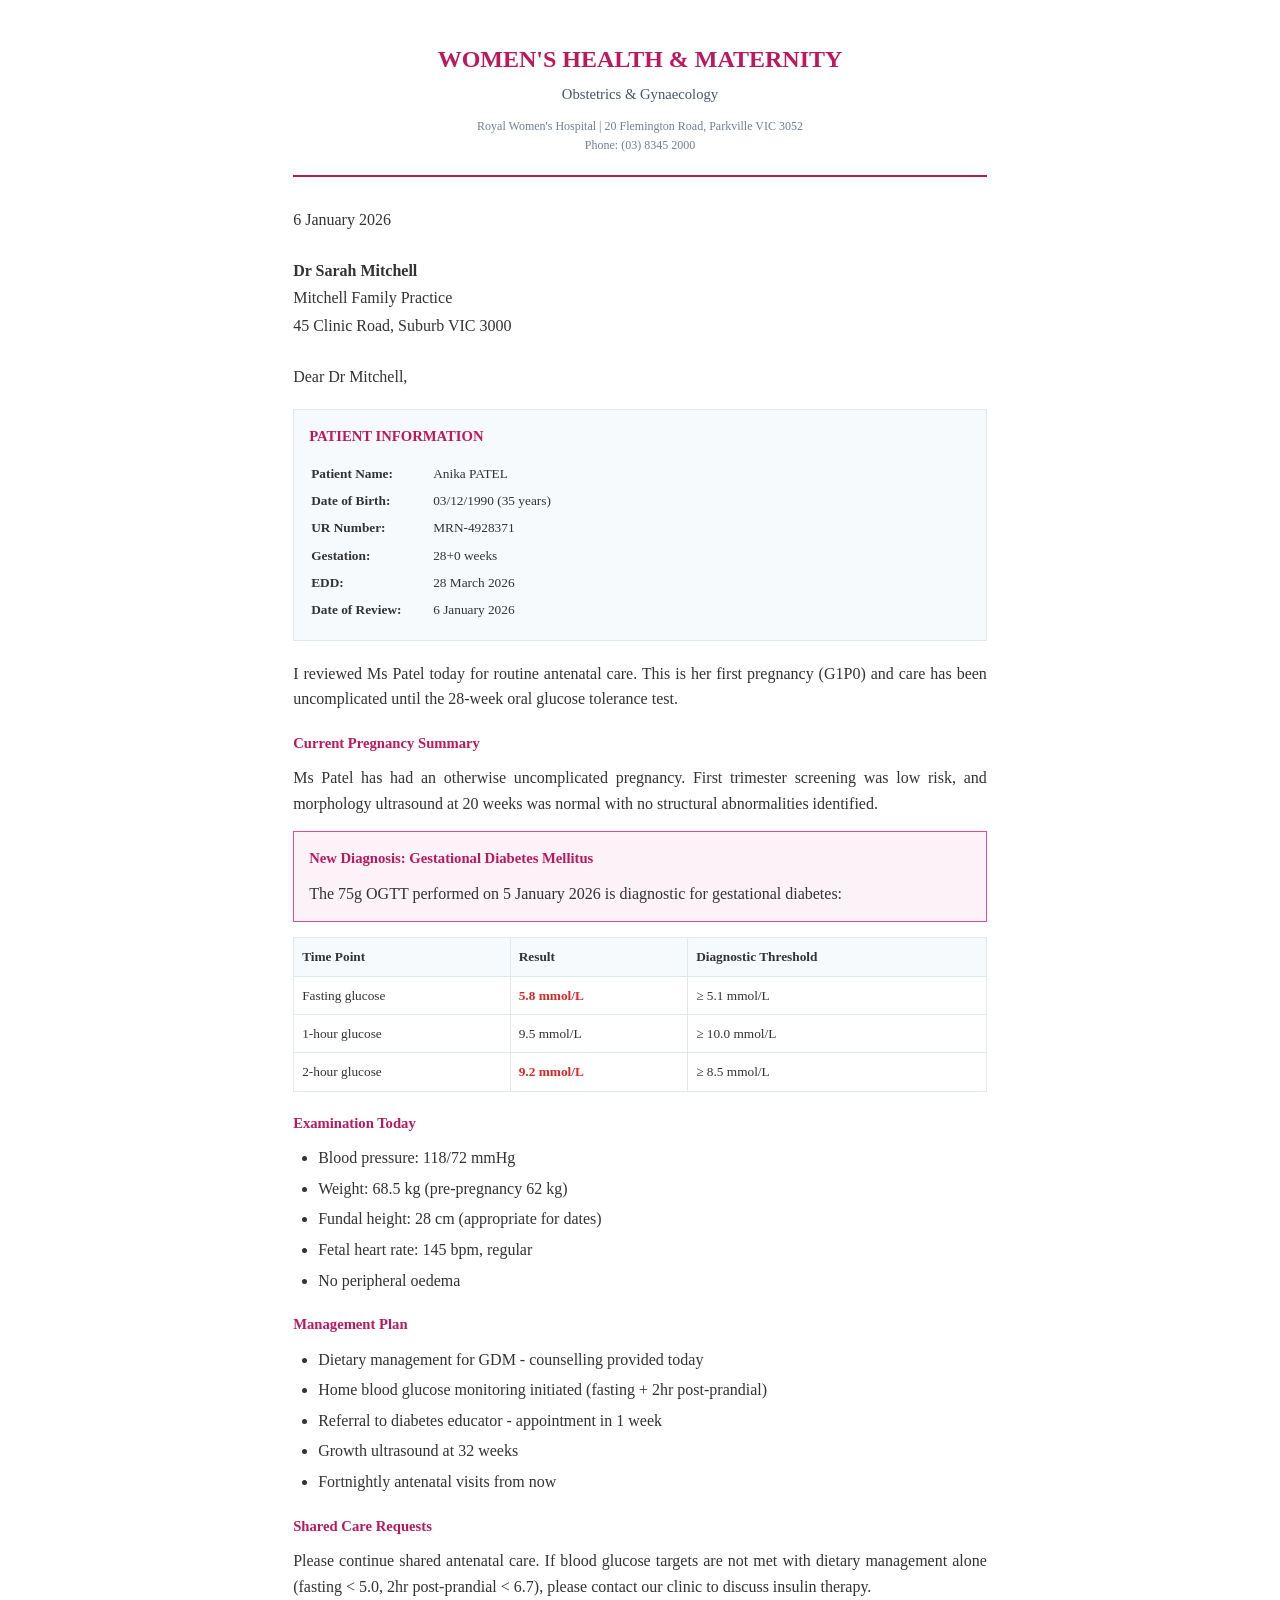
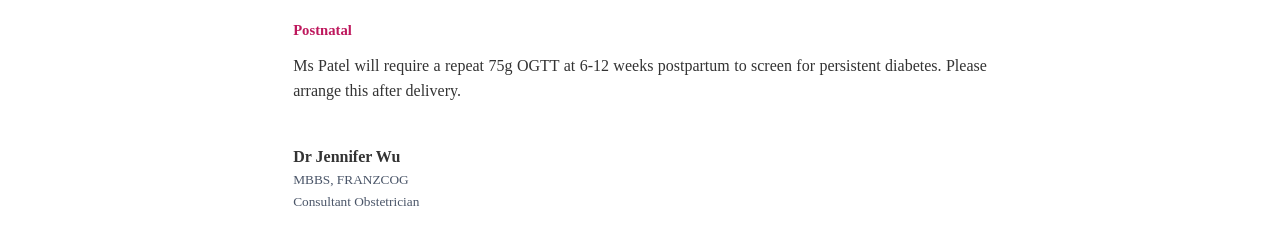
<file: assets/sample-letter-6.html>
<!DOCTYPE html>
<html lang="en">
<head>
    <meta charset="UTF-8">
    <meta name="viewport" content="width=device-width, initial-scale=1.0">
    <title>Specialist Letter</title>
    <style>
        * { margin: 0; padding: 0; box-sizing: border-box; }
        body { font-family: 'Times New Roman', Times, serif; font-size: 12pt; line-height: 1.6; padding: 40px 50px; background: white; color: #333; max-width: 210mm; margin: 0 auto; }
        .letterhead { text-align: center; border-bottom: 2px solid #be185d; padding-bottom: 20px; margin-bottom: 30px; }
        .letterhead h1 { color: #be185d; font-size: 18pt; margin-bottom: 5px; }
        .letterhead .subtitle { color: #4a5568; font-size: 11pt; }
        .letterhead .contact { font-size: 9pt; color: #718096; margin-top: 10px; }
        .letter-info { margin-bottom: 25px; }
        .recipient { margin-bottom: 25px; }
        .recipient p { margin-bottom: 2px; }
        .salutation { margin-bottom: 20px; }
        .patient-box { background: #f7fafc; border: 1px solid #e2e8f0; padding: 15px; margin-bottom: 20px; }
        .patient-box h3 { font-size: 11pt; color: #be185d; margin-bottom: 10px; text-transform: uppercase; }
        .patient-box table { width: 100%; font-size: 10pt; }
        .patient-box td { padding: 2px 10px 2px 0; }
        .patient-box td:first-child { font-weight: bold; width: 120px; }
        .content p { margin-bottom: 15px; text-align: justify; }
        .content h4 { color: #be185d; margin-top: 20px; margin-bottom: 10px; font-size: 11pt; }
        .content ul { margin-left: 25px; margin-bottom: 15px; }
        .content li { margin-bottom: 5px; }
        .highlight-box { background: #fdf2f8; border: 1px solid #ec4899; padding: 15px; margin: 15px 0; }
        .results-table { width: 100%; border-collapse: collapse; margin: 15px 0; font-size: 10pt; }
        .results-table th, .results-table td { border: 1px solid #e2e8f0; padding: 8px; text-align: left; }
        .results-table th { background: #f7fafc; }
        .results-table .abnormal { color: #dc2626; font-weight: bold; }
        .signature { margin-top: 40px; }
        .signature .name { font-weight: bold; }
        .signature .credentials { font-size: 10pt; color: #4a5568; }
    </style>
</head>
<body>
    <div class="letterhead">
        <h1>WOMEN'S HEALTH & MATERNITY</h1>
        <div class="subtitle">Obstetrics & Gynaecology</div>
        <div class="contact">Royal Women's Hospital | 20 Flemington Road, Parkville VIC 3052<br>Phone: (03) 8345 2000</div>
    </div>

    <div class="letter-info"><p class="date">6 January 2026</p></div>

    <div class="recipient">
        <p><strong>Dr Sarah Mitchell</strong></p>
        <p>Mitchell Family Practice</p>
        <p>45 Clinic Road, Suburb VIC 3000</p>
    </div>

    <div class="salutation"><p>Dear Dr Mitchell,</p></div>

    <div class="patient-box">
        <h3>Patient Information</h3>
        <table>
            <tr><td>Patient Name:</td><td>Anika PATEL</td></tr>
            <tr><td>Date of Birth:</td><td>03/12/1990 (35 years)</td></tr>
            <tr><td>UR Number:</td><td>MRN-4928371</td></tr>
            <tr><td>Gestation:</td><td>28+0 weeks</td></tr>
            <tr><td>EDD:</td><td>28 March 2026</td></tr>
            <tr><td>Date of Review:</td><td>6 January 2026</td></tr>
        </table>
    </div>

    <div class="content">
        <p>I reviewed Ms Patel today for routine antenatal care. This is her first pregnancy (G1P0) and care has been uncomplicated until the 28-week oral glucose tolerance test.</p>

        <h4>Current Pregnancy Summary</h4>
        <p>Ms Patel has had an otherwise uncomplicated pregnancy. First trimester screening was low risk, and morphology ultrasound at 20 weeks was normal with no structural abnormalities identified.</p>

        <div class="highlight-box">
            <h4 style="margin-top: 0; color: #be185d;">New Diagnosis: Gestational Diabetes Mellitus</h4>
            <p style="margin-bottom: 0;">The 75g OGTT performed on 5 January 2026 is diagnostic for gestational diabetes:</p>
        </div>

        <table class="results-table">
            <tr><th>Time Point</th><th>Result</th><th>Diagnostic Threshold</th></tr>
            <tr><td>Fasting glucose</td><td class="abnormal">5.8 mmol/L</td><td>≥ 5.1 mmol/L</td></tr>
            <tr><td>1-hour glucose</td><td>9.5 mmol/L</td><td>≥ 10.0 mmol/L</td></tr>
            <tr><td>2-hour glucose</td><td class="abnormal">9.2 mmol/L</td><td>≥ 8.5 mmol/L</td></tr>
        </table>

        <h4>Examination Today</h4>
        <ul>
            <li>Blood pressure: 118/72 mmHg</li>
            <li>Weight: 68.5 kg (pre-pregnancy 62 kg)</li>
            <li>Fundal height: 28 cm (appropriate for dates)</li>
            <li>Fetal heart rate: 145 bpm, regular</li>
            <li>No peripheral oedema</li>
        </ul>

        <h4>Management Plan</h4>
        <ul>
            <li>Dietary management for GDM - counselling provided today</li>
            <li>Home blood glucose monitoring initiated (fasting + 2hr post-prandial)</li>
            <li>Referral to diabetes educator - appointment in 1 week</li>
            <li>Growth ultrasound at 32 weeks</li>
            <li>Fortnightly antenatal visits from now</li>
        </ul>

        <h4>Shared Care Requests</h4>
        <p>Please continue shared antenatal care. If blood glucose targets are not met with dietary management alone (fasting < 5.0, 2hr post-prandial < 6.7), please contact our clinic to discuss insulin therapy.</p>

        <h4>Postnatal</h4>
        <p>Ms Patel will require a repeat 75g OGTT at 6-12 weeks postpartum to screen for persistent diabetes. Please arrange this after delivery.</p>
    </div>

    <div class="signature">
        <p class="name">Dr Jennifer Wu</p>
        <p class="credentials">MBBS, FRANZCOG</p>
        <p class="credentials">Consultant Obstetrician</p>
    </div>
</body>
</html>
</file>
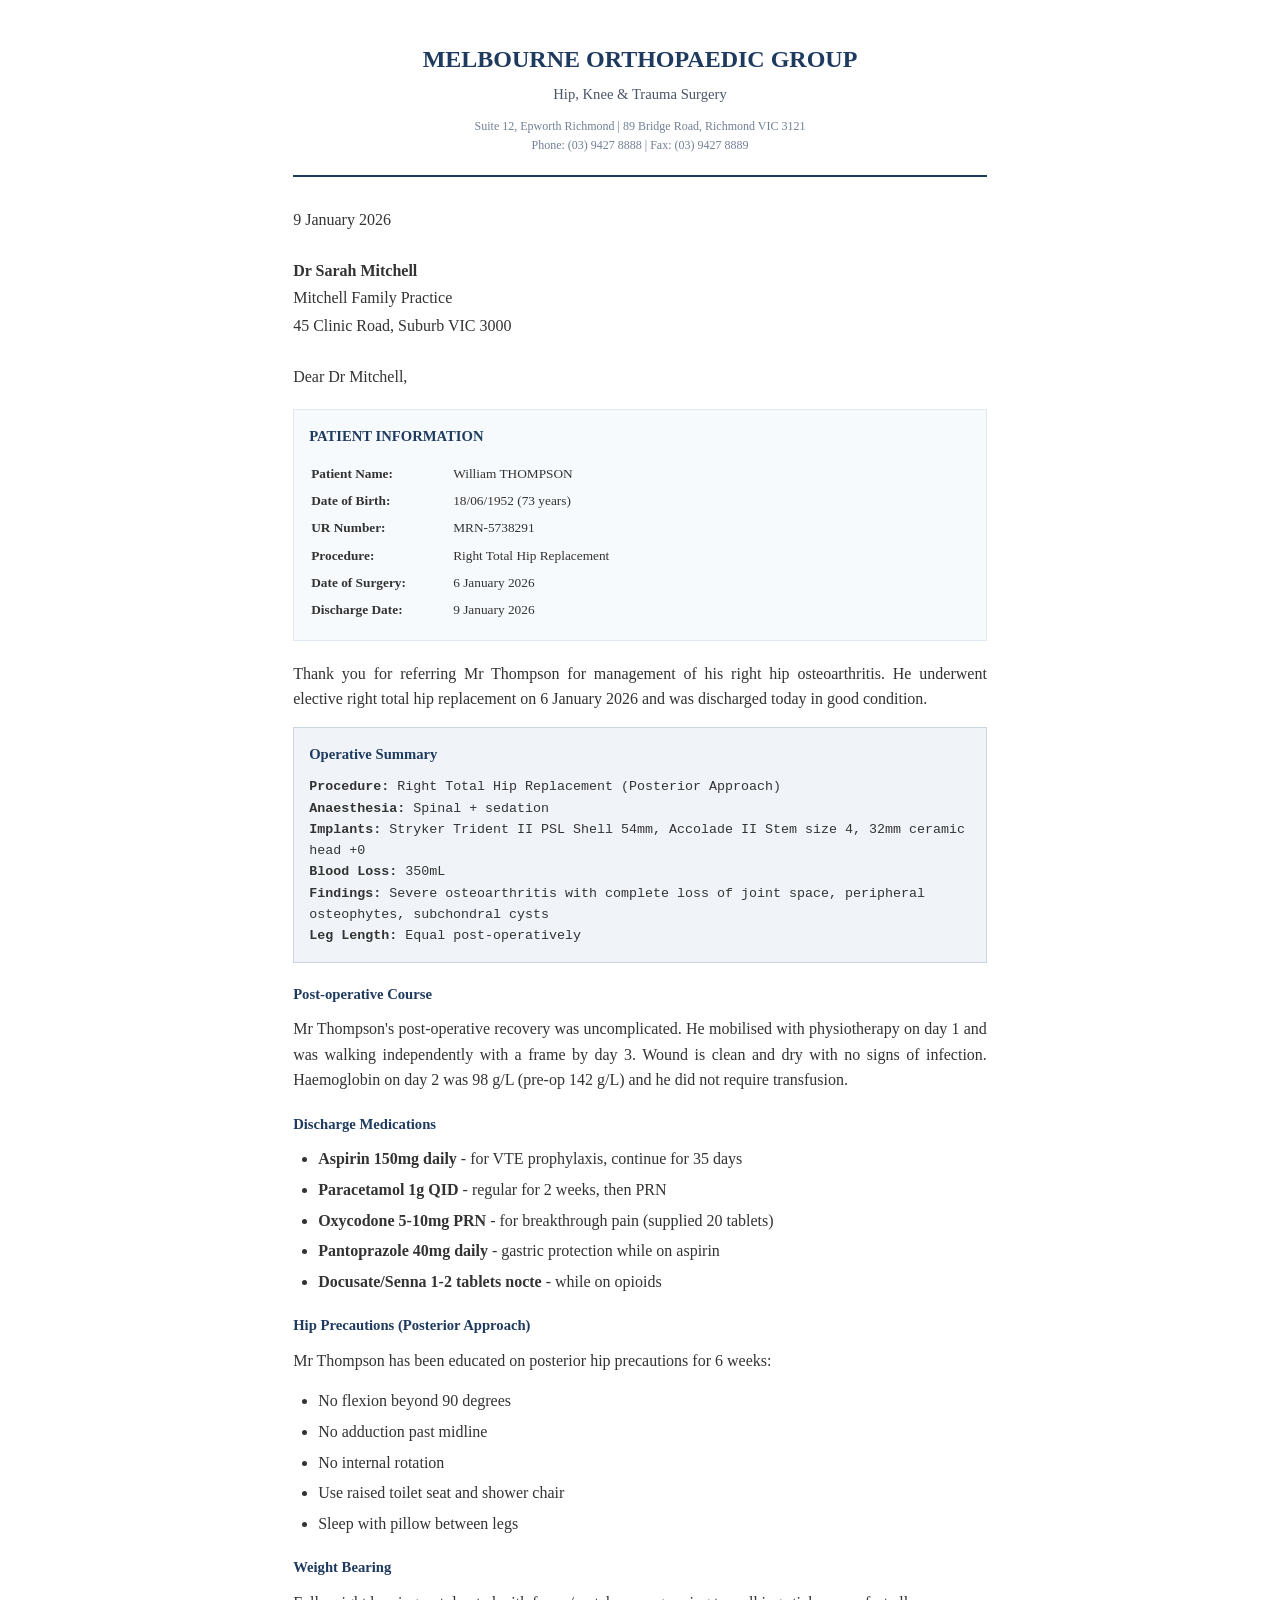
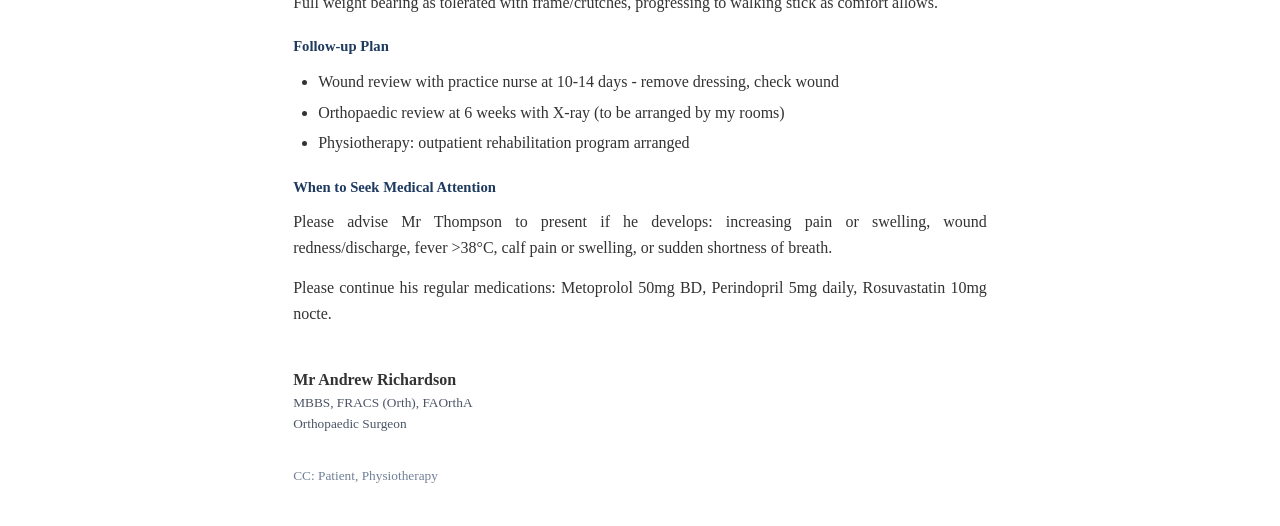
<file: assets/sample-letter-7.html>
<!DOCTYPE html>
<html lang="en">
<head>
    <meta charset="UTF-8">
    <meta name="viewport" content="width=device-width, initial-scale=1.0">
    <title>Specialist Letter</title>
    <style>
        * { margin: 0; padding: 0; box-sizing: border-box; }
        body { font-family: 'Times New Roman', Times, serif; font-size: 12pt; line-height: 1.6; padding: 40px 50px; background: white; color: #333; max-width: 210mm; margin: 0 auto; }
        .letterhead { text-align: center; border-bottom: 2px solid #1e3a5f; padding-bottom: 20px; margin-bottom: 30px; }
        .letterhead h1 { color: #1e3a5f; font-size: 18pt; margin-bottom: 5px; }
        .letterhead .subtitle { color: #4a5568; font-size: 11pt; }
        .letterhead .contact { font-size: 9pt; color: #718096; margin-top: 10px; }
        .letter-info { margin-bottom: 25px; }
        .recipient { margin-bottom: 25px; }
        .recipient p { margin-bottom: 2px; }
        .salutation { margin-bottom: 20px; }
        .patient-box { background: #f7fafc; border: 1px solid #e2e8f0; padding: 15px; margin-bottom: 20px; }
        .patient-box h3 { font-size: 11pt; color: #1e3a5f; margin-bottom: 10px; text-transform: uppercase; }
        .patient-box table { width: 100%; font-size: 10pt; }
        .patient-box td { padding: 2px 10px 2px 0; }
        .patient-box td:first-child { font-weight: bold; width: 140px; }
        .content p { margin-bottom: 15px; text-align: justify; }
        .content h4 { color: #1e3a5f; margin-top: 20px; margin-bottom: 10px; font-size: 11pt; }
        .content ul { margin-left: 25px; margin-bottom: 15px; }
        .content li { margin-bottom: 5px; }
        .op-note { background: #f0f4f8; border: 1px solid #cbd5e0; padding: 15px; margin: 15px 0; font-family: monospace; font-size: 10pt; }
        .op-note h4 { margin-top: 0; font-family: 'Times New Roman', serif; }
        .signature { margin-top: 40px; }
        .signature .name { font-weight: bold; }
        .signature .credentials { font-size: 10pt; color: #4a5568; }
        .cc { margin-top: 30px; font-size: 10pt; color: #718096; }
    </style>
</head>
<body>
    <div class="letterhead">
        <h1>MELBOURNE ORTHOPAEDIC GROUP</h1>
        <div class="subtitle">Hip, Knee & Trauma Surgery</div>
        <div class="contact">Suite 12, Epworth Richmond | 89 Bridge Road, Richmond VIC 3121<br>Phone: (03) 9427 8888 | Fax: (03) 9427 8889</div>
    </div>

    <div class="letter-info"><p class="date">9 January 2026</p></div>

    <div class="recipient">
        <p><strong>Dr Sarah Mitchell</strong></p>
        <p>Mitchell Family Practice</p>
        <p>45 Clinic Road, Suburb VIC 3000</p>
    </div>

    <div class="salutation"><p>Dear Dr Mitchell,</p></div>

    <div class="patient-box">
        <h3>Patient Information</h3>
        <table>
            <tr><td>Patient Name:</td><td>William THOMPSON</td></tr>
            <tr><td>Date of Birth:</td><td>18/06/1952 (73 years)</td></tr>
            <tr><td>UR Number:</td><td>MRN-5738291</td></tr>
            <tr><td>Procedure:</td><td>Right Total Hip Replacement</td></tr>
            <tr><td>Date of Surgery:</td><td>6 January 2026</td></tr>
            <tr><td>Discharge Date:</td><td>9 January 2026</td></tr>
        </table>
    </div>

    <div class="content">
        <p>Thank you for referring Mr Thompson for management of his right hip osteoarthritis. He underwent elective right total hip replacement on 6 January 2026 and was discharged today in good condition.</p>

        <div class="op-note">
            <h4>Operative Summary</h4>
            <strong>Procedure:</strong> Right Total Hip Replacement (Posterior Approach)<br>
            <strong>Anaesthesia:</strong> Spinal + sedation<br>
            <strong>Implants:</strong> Stryker Trident II PSL Shell 54mm, Accolade II Stem size 4, 32mm ceramic head +0<br>
            <strong>Blood Loss:</strong> 350mL<br>
            <strong>Findings:</strong> Severe osteoarthritis with complete loss of joint space, peripheral osteophytes, subchondral cysts<br>
            <strong>Leg Length:</strong> Equal post-operatively
        </div>

        <h4>Post-operative Course</h4>
        <p>Mr Thompson's post-operative recovery was uncomplicated. He mobilised with physiotherapy on day 1 and was walking independently with a frame by day 3. Wound is clean and dry with no signs of infection. Haemoglobin on day 2 was 98 g/L (pre-op 142 g/L) and he did not require transfusion.</p>

        <h4>Discharge Medications</h4>
        <ul>
            <li><strong>Aspirin 150mg daily</strong> - for VTE prophylaxis, continue for 35 days</li>
            <li><strong>Paracetamol 1g QID</strong> - regular for 2 weeks, then PRN</li>
            <li><strong>Oxycodone 5-10mg PRN</strong> - for breakthrough pain (supplied 20 tablets)</li>
            <li><strong>Pantoprazole 40mg daily</strong> - gastric protection while on aspirin</li>
            <li><strong>Docusate/Senna 1-2 tablets nocte</strong> - while on opioids</li>
        </ul>

        <h4>Hip Precautions (Posterior Approach)</h4>
        <p>Mr Thompson has been educated on posterior hip precautions for 6 weeks:</p>
        <ul>
            <li>No flexion beyond 90 degrees</li>
            <li>No adduction past midline</li>
            <li>No internal rotation</li>
            <li>Use raised toilet seat and shower chair</li>
            <li>Sleep with pillow between legs</li>
        </ul>

        <h4>Weight Bearing</h4>
        <p>Full weight bearing as tolerated with frame/crutches, progressing to walking stick as comfort allows.</p>

        <h4>Follow-up Plan</h4>
        <ul>
            <li>Wound review with practice nurse at 10-14 days - remove dressing, check wound</li>
            <li>Orthopaedic review at 6 weeks with X-ray (to be arranged by my rooms)</li>
            <li>Physiotherapy: outpatient rehabilitation program arranged</li>
        </ul>

        <h4>When to Seek Medical Attention</h4>
        <p>Please advise Mr Thompson to present if he develops: increasing pain or swelling, wound redness/discharge, fever >38°C, calf pain or swelling, or sudden shortness of breath.</p>

        <p>Please continue his regular medications: Metoprolol 50mg BD, Perindopril 5mg daily, Rosuvastatin 10mg nocte.</p>
    </div>

    <div class="signature">
        <p class="name">Mr Andrew Richardson</p>
        <p class="credentials">MBBS, FRACS (Orth), FAOrthA</p>
        <p class="credentials">Orthopaedic Surgeon</p>
    </div>

    <div class="cc"><p>CC: Patient, Physiotherapy</p></div>
</body>
</html>
</file>
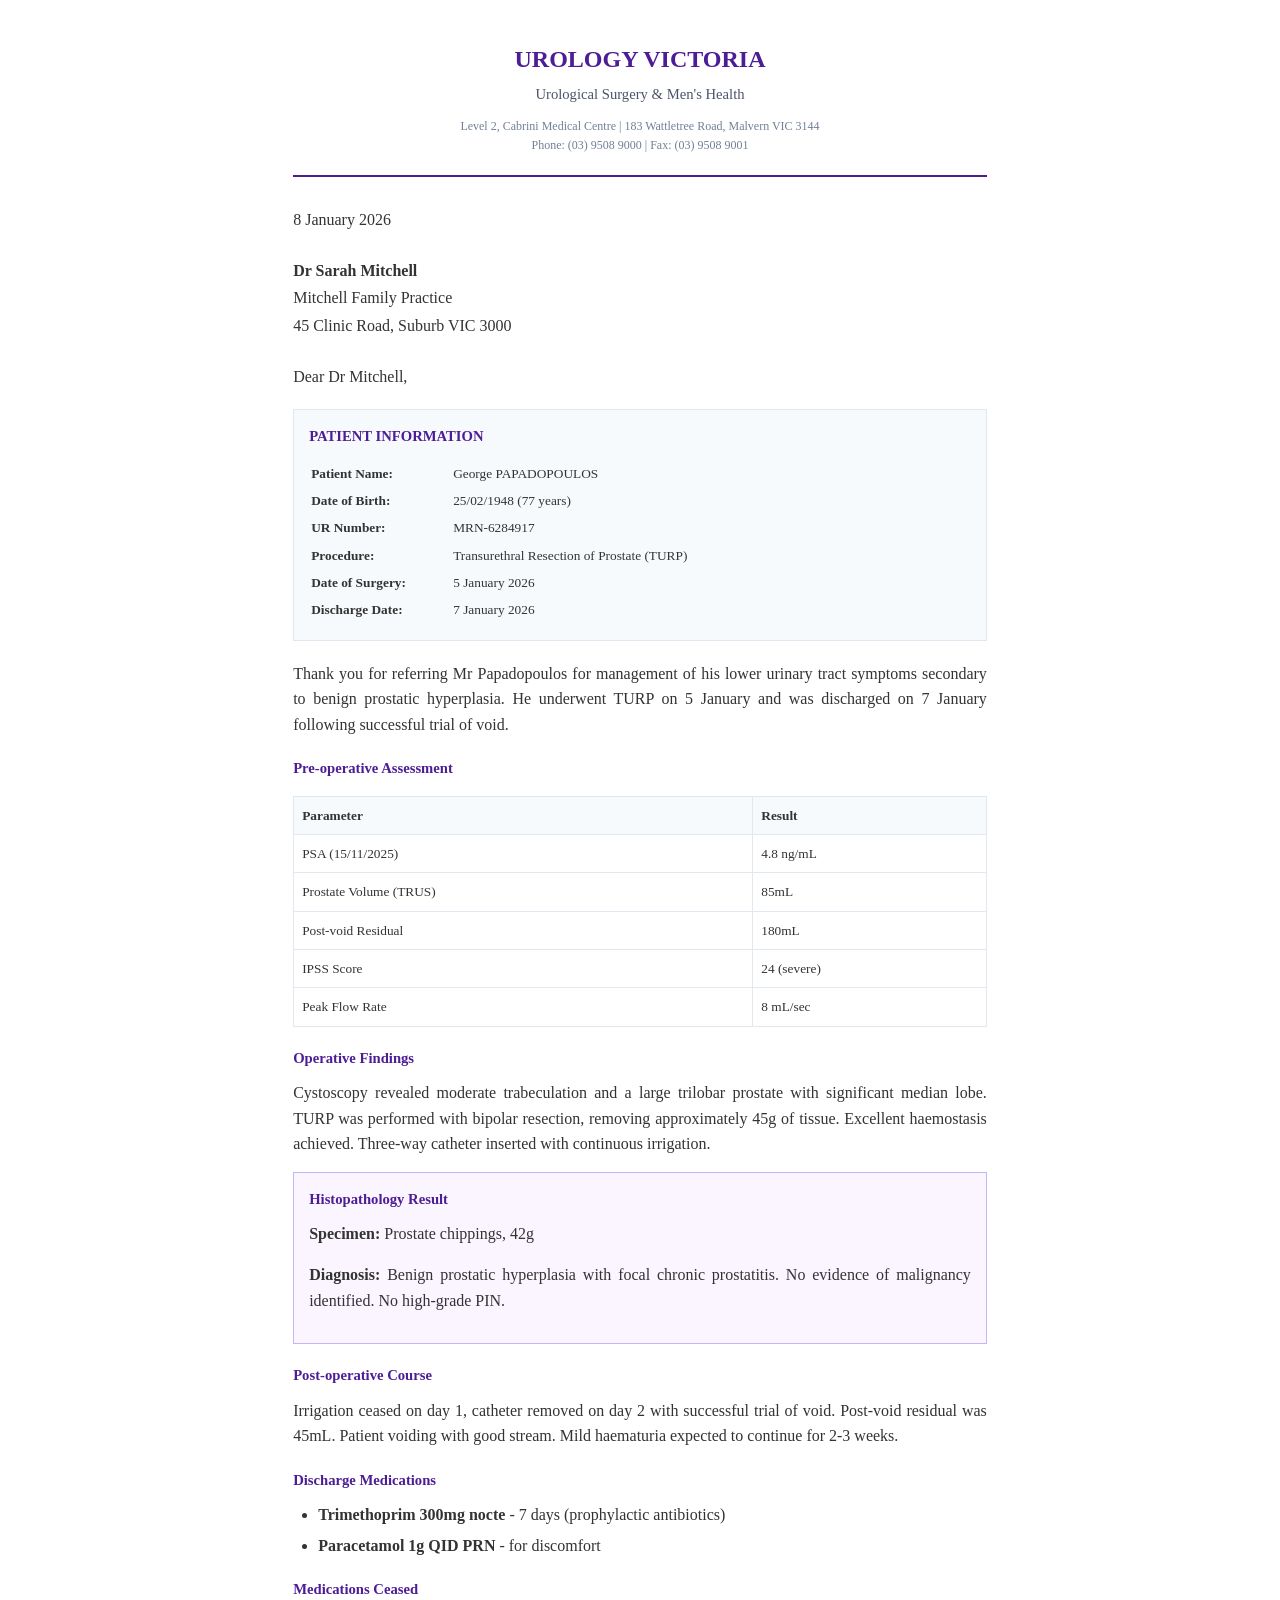
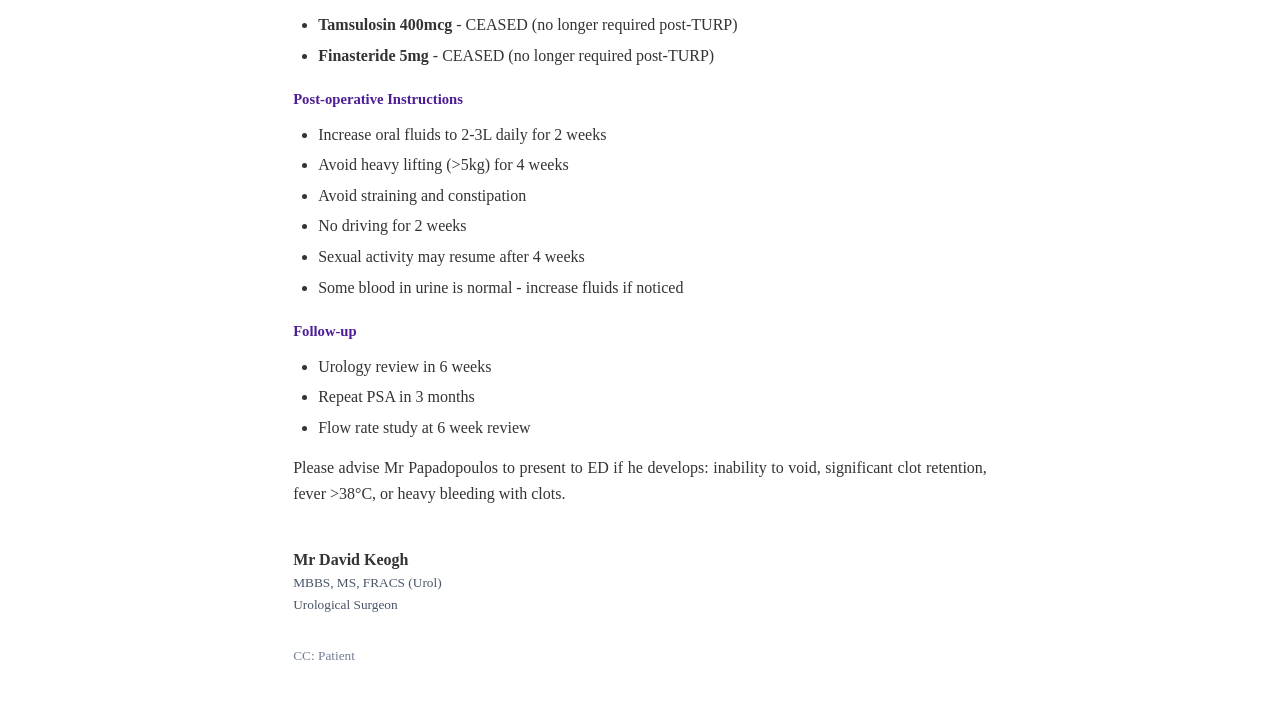
<file: assets/sample-letter-8.html>
<!DOCTYPE html>
<html lang="en">
<head>
    <meta charset="UTF-8">
    <meta name="viewport" content="width=device-width, initial-scale=1.0">
    <title>Specialist Letter</title>
    <style>
        * { margin: 0; padding: 0; box-sizing: border-box; }
        body { font-family: 'Times New Roman', Times, serif; font-size: 12pt; line-height: 1.6; padding: 40px 50px; background: white; color: #333; max-width: 210mm; margin: 0 auto; }
        .letterhead { text-align: center; border-bottom: 2px solid #4c1d95; padding-bottom: 20px; margin-bottom: 30px; }
        .letterhead h1 { color: #4c1d95; font-size: 18pt; margin-bottom: 5px; }
        .letterhead .subtitle { color: #4a5568; font-size: 11pt; }
        .letterhead .contact { font-size: 9pt; color: #718096; margin-top: 10px; }
        .letter-info { margin-bottom: 25px; }
        .recipient { margin-bottom: 25px; }
        .recipient p { margin-bottom: 2px; }
        .salutation { margin-bottom: 20px; }
        .patient-box { background: #f7fafc; border: 1px solid #e2e8f0; padding: 15px; margin-bottom: 20px; }
        .patient-box h3 { font-size: 11pt; color: #4c1d95; margin-bottom: 10px; text-transform: uppercase; }
        .patient-box table { width: 100%; font-size: 10pt; }
        .patient-box td { padding: 2px 10px 2px 0; }
        .patient-box td:first-child { font-weight: bold; width: 140px; }
        .content p { margin-bottom: 15px; text-align: justify; }
        .content h4 { color: #4c1d95; margin-top: 20px; margin-bottom: 10px; font-size: 11pt; }
        .content ul { margin-left: 25px; margin-bottom: 15px; }
        .content li { margin-bottom: 5px; }
        .results-table { width: 100%; border-collapse: collapse; margin: 15px 0; font-size: 10pt; }
        .results-table th, .results-table td { border: 1px solid #e2e8f0; padding: 8px; text-align: left; }
        .results-table th { background: #f7fafc; }
        .histopath { background: #faf5ff; border: 1px solid #c4b5fd; padding: 15px; margin: 15px 0; }
        .histopath h4 { margin-top: 0; color: #4c1d95; }
        .signature { margin-top: 40px; }
        .signature .name { font-weight: bold; }
        .signature .credentials { font-size: 10pt; color: #4a5568; }
        .cc { margin-top: 30px; font-size: 10pt; color: #718096; }
    </style>
</head>
<body>
    <div class="letterhead">
        <h1>UROLOGY VICTORIA</h1>
        <div class="subtitle">Urological Surgery & Men's Health</div>
        <div class="contact">Level 2, Cabrini Medical Centre | 183 Wattletree Road, Malvern VIC 3144<br>Phone: (03) 9508 9000 | Fax: (03) 9508 9001</div>
    </div>

    <div class="letter-info"><p class="date">8 January 2026</p></div>

    <div class="recipient">
        <p><strong>Dr Sarah Mitchell</strong></p>
        <p>Mitchell Family Practice</p>
        <p>45 Clinic Road, Suburb VIC 3000</p>
    </div>

    <div class="salutation"><p>Dear Dr Mitchell,</p></div>

    <div class="patient-box">
        <h3>Patient Information</h3>
        <table>
            <tr><td>Patient Name:</td><td>George PAPADOPOULOS</td></tr>
            <tr><td>Date of Birth:</td><td>25/02/1948 (77 years)</td></tr>
            <tr><td>UR Number:</td><td>MRN-6284917</td></tr>
            <tr><td>Procedure:</td><td>Transurethral Resection of Prostate (TURP)</td></tr>
            <tr><td>Date of Surgery:</td><td>5 January 2026</td></tr>
            <tr><td>Discharge Date:</td><td>7 January 2026</td></tr>
        </table>
    </div>

    <div class="content">
        <p>Thank you for referring Mr Papadopoulos for management of his lower urinary tract symptoms secondary to benign prostatic hyperplasia. He underwent TURP on 5 January and was discharged on 7 January following successful trial of void.</p>

        <h4>Pre-operative Assessment</h4>
        <table class="results-table">
            <tr><th>Parameter</th><th>Result</th></tr>
            <tr><td>PSA (15/11/2025)</td><td>4.8 ng/mL</td></tr>
            <tr><td>Prostate Volume (TRUS)</td><td>85mL</td></tr>
            <tr><td>Post-void Residual</td><td>180mL</td></tr>
            <tr><td>IPSS Score</td><td>24 (severe)</td></tr>
            <tr><td>Peak Flow Rate</td><td>8 mL/sec</td></tr>
        </table>

        <h4>Operative Findings</h4>
        <p>Cystoscopy revealed moderate trabeculation and a large trilobar prostate with significant median lobe. TURP was performed with bipolar resection, removing approximately 45g of tissue. Excellent haemostasis achieved. Three-way catheter inserted with continuous irrigation.</p>

        <div class="histopath">
            <h4>Histopathology Result</h4>
            <p><strong>Specimen:</strong> Prostate chippings, 42g</p>
            <p><strong>Diagnosis:</strong> Benign prostatic hyperplasia with focal chronic prostatitis. No evidence of malignancy identified. No high-grade PIN.</p>
        </div>

        <h4>Post-operative Course</h4>
        <p>Irrigation ceased on day 1, catheter removed on day 2 with successful trial of void. Post-void residual was 45mL. Patient voiding with good stream. Mild haematuria expected to continue for 2-3 weeks.</p>

        <h4>Discharge Medications</h4>
        <ul>
            <li><strong>Trimethoprim 300mg nocte</strong> - 7 days (prophylactic antibiotics)</li>
            <li><strong>Paracetamol 1g QID PRN</strong> - for discomfort</li>
        </ul>

        <h4>Medications Ceased</h4>
        <ul>
            <li><strong>Tamsulosin 400mcg</strong> - CEASED (no longer required post-TURP)</li>
            <li><strong>Finasteride 5mg</strong> - CEASED (no longer required post-TURP)</li>
        </ul>

        <h4>Post-operative Instructions</h4>
        <ul>
            <li>Increase oral fluids to 2-3L daily for 2 weeks</li>
            <li>Avoid heavy lifting (>5kg) for 4 weeks</li>
            <li>Avoid straining and constipation</li>
            <li>No driving for 2 weeks</li>
            <li>Sexual activity may resume after 4 weeks</li>
            <li>Some blood in urine is normal - increase fluids if noticed</li>
        </ul>

        <h4>Follow-up</h4>
        <ul>
            <li>Urology review in 6 weeks</li>
            <li>Repeat PSA in 3 months</li>
            <li>Flow rate study at 6 week review</li>
        </ul>

        <p>Please advise Mr Papadopoulos to present to ED if he develops: inability to void, significant clot retention, fever >38°C, or heavy bleeding with clots.</p>
    </div>

    <div class="signature">
        <p class="name">Mr David Keogh</p>
        <p class="credentials">MBBS, MS, FRACS (Urol)</p>
        <p class="credentials">Urological Surgeon</p>
    </div>

    <div class="cc"><p>CC: Patient</p></div>
</body>
</html>
</file>
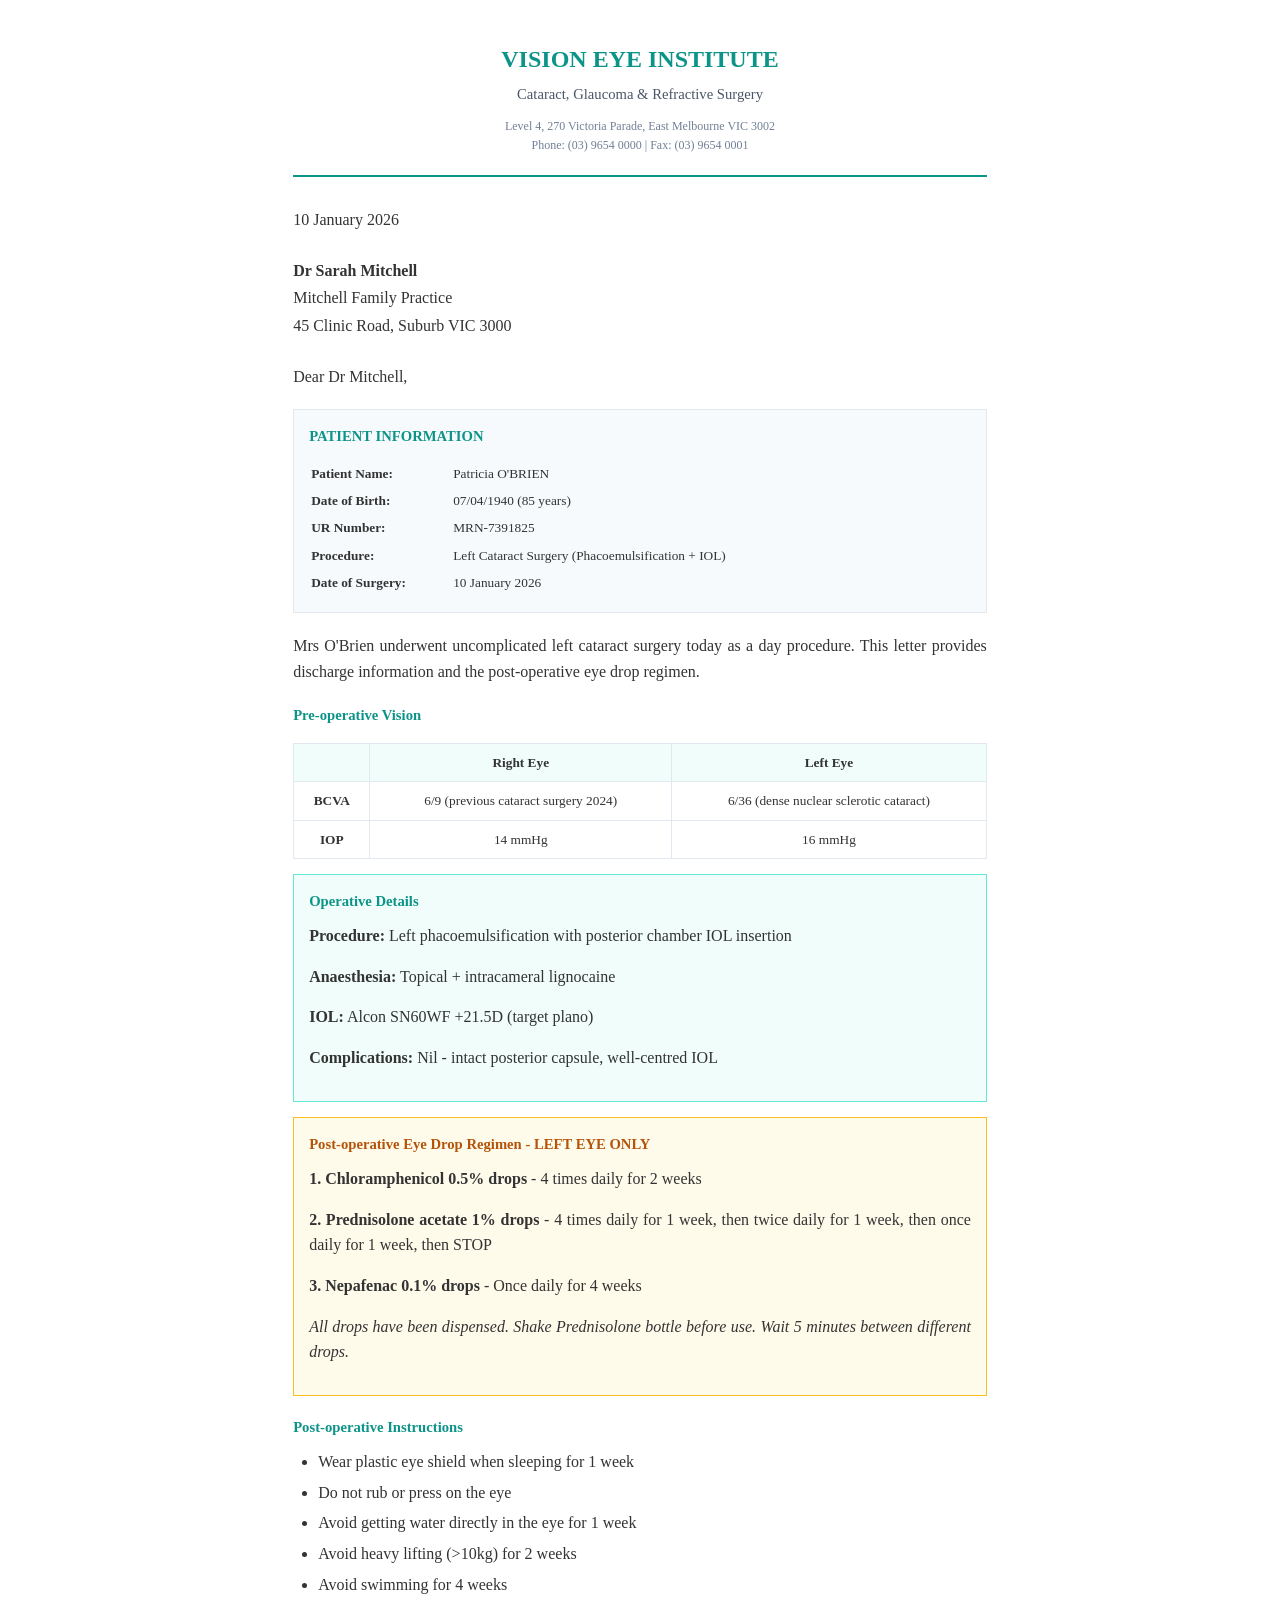
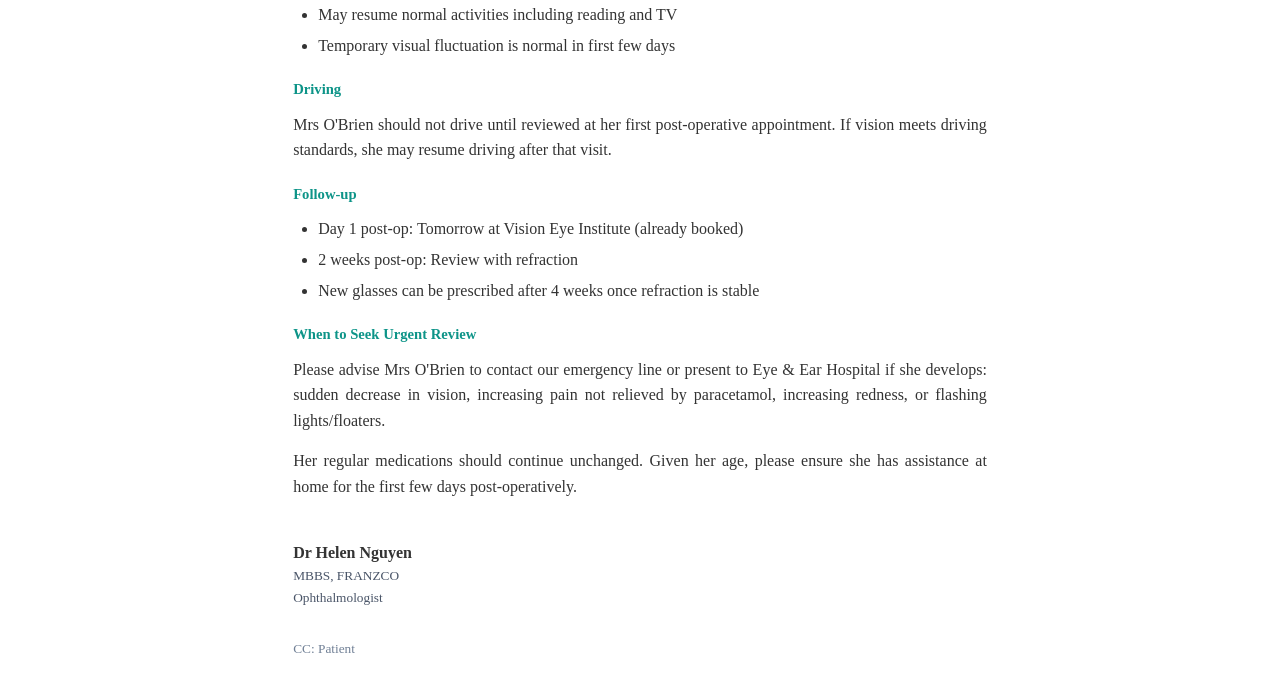
<file: assets/sample-letter-9.html>
<!DOCTYPE html>
<html lang="en">
<head>
    <meta charset="UTF-8">
    <meta name="viewport" content="width=device-width, initial-scale=1.0">
    <title>Specialist Letter</title>
    <style>
        * { margin: 0; padding: 0; box-sizing: border-box; }
        body { font-family: 'Times New Roman', Times, serif; font-size: 12pt; line-height: 1.6; padding: 40px 50px; background: white; color: #333; max-width: 210mm; margin: 0 auto; }
        .letterhead { text-align: center; border-bottom: 2px solid #0d9488; padding-bottom: 20px; margin-bottom: 30px; }
        .letterhead h1 { color: #0d9488; font-size: 18pt; margin-bottom: 5px; }
        .letterhead .subtitle { color: #4a5568; font-size: 11pt; }
        .letterhead .contact { font-size: 9pt; color: #718096; margin-top: 10px; }
        .letter-info { margin-bottom: 25px; }
        .recipient { margin-bottom: 25px; }
        .recipient p { margin-bottom: 2px; }
        .salutation { margin-bottom: 20px; }
        .patient-box { background: #f7fafc; border: 1px solid #e2e8f0; padding: 15px; margin-bottom: 20px; }
        .patient-box h3 { font-size: 11pt; color: #0d9488; margin-bottom: 10px; text-transform: uppercase; }
        .patient-box table { width: 100%; font-size: 10pt; }
        .patient-box td { padding: 2px 10px 2px 0; }
        .patient-box td:first-child { font-weight: bold; width: 140px; }
        .content p { margin-bottom: 15px; text-align: justify; }
        .content h4 { color: #0d9488; margin-top: 20px; margin-bottom: 10px; font-size: 11pt; }
        .content ul { margin-left: 25px; margin-bottom: 15px; }
        .content li { margin-bottom: 5px; }
        .vision-table { width: 100%; border-collapse: collapse; margin: 15px 0; font-size: 10pt; }
        .vision-table th, .vision-table td { border: 1px solid #e2e8f0; padding: 8px; text-align: center; }
        .vision-table th { background: #f0fdfa; }
        .op-note { background: #f0fdfa; border: 1px solid #5eead4; padding: 15px; margin: 15px 0; }
        .op-note h4 { margin-top: 0; color: #0d9488; }
        .signature { margin-top: 40px; }
        .signature .name { font-weight: bold; }
        .signature .credentials { font-size: 10pt; color: #4a5568; }
        .cc { margin-top: 30px; font-size: 10pt; color: #718096; }
        .eye-drops { background: #fffbeb; border: 1px solid #fbbf24; padding: 15px; margin: 15px 0; }
        .eye-drops h4 { margin-top: 0; color: #b45309; }
    </style>
</head>
<body>
    <div class="letterhead">
        <h1>VISION EYE INSTITUTE</h1>
        <div class="subtitle">Cataract, Glaucoma & Refractive Surgery</div>
        <div class="contact">Level 4, 270 Victoria Parade, East Melbourne VIC 3002<br>Phone: (03) 9654 0000 | Fax: (03) 9654 0001</div>
    </div>

    <div class="letter-info"><p class="date">10 January 2026</p></div>

    <div class="recipient">
        <p><strong>Dr Sarah Mitchell</strong></p>
        <p>Mitchell Family Practice</p>
        <p>45 Clinic Road, Suburb VIC 3000</p>
    </div>

    <div class="salutation"><p>Dear Dr Mitchell,</p></div>

    <div class="patient-box">
        <h3>Patient Information</h3>
        <table>
            <tr><td>Patient Name:</td><td>Patricia O'BRIEN</td></tr>
            <tr><td>Date of Birth:</td><td>07/04/1940 (85 years)</td></tr>
            <tr><td>UR Number:</td><td>MRN-7391825</td></tr>
            <tr><td>Procedure:</td><td>Left Cataract Surgery (Phacoemulsification + IOL)</td></tr>
            <tr><td>Date of Surgery:</td><td>10 January 2026</td></tr>
        </table>
    </div>

    <div class="content">
        <p>Mrs O'Brien underwent uncomplicated left cataract surgery today as a day procedure. This letter provides discharge information and the post-operative eye drop regimen.</p>

        <h4>Pre-operative Vision</h4>
        <table class="vision-table">
            <tr><th></th><th>Right Eye</th><th>Left Eye</th></tr>
            <tr><td><strong>BCVA</strong></td><td>6/9 (previous cataract surgery 2024)</td><td>6/36 (dense nuclear sclerotic cataract)</td></tr>
            <tr><td><strong>IOP</strong></td><td>14 mmHg</td><td>16 mmHg</td></tr>
        </table>

        <div class="op-note">
            <h4>Operative Details</h4>
            <p><strong>Procedure:</strong> Left phacoemulsification with posterior chamber IOL insertion</p>
            <p><strong>Anaesthesia:</strong> Topical + intracameral lignocaine</p>
            <p><strong>IOL:</strong> Alcon SN60WF +21.5D (target plano)</p>
            <p><strong>Complications:</strong> Nil - intact posterior capsule, well-centred IOL</p>
        </div>

        <div class="eye-drops">
            <h4>Post-operative Eye Drop Regimen - LEFT EYE ONLY</h4>
            <p><strong>1. Chloramphenicol 0.5% drops</strong> - 4 times daily for 2 weeks</p>
            <p><strong>2. Prednisolone acetate 1% drops</strong> - 4 times daily for 1 week, then twice daily for 1 week, then once daily for 1 week, then STOP</p>
            <p><strong>3. Nepafenac 0.1% drops</strong> - Once daily for 4 weeks</p>
            <p style="margin-top: 10px; font-style: italic;">All drops have been dispensed. Shake Prednisolone bottle before use. Wait 5 minutes between different drops.</p>
        </div>

        <h4>Post-operative Instructions</h4>
        <ul>
            <li>Wear plastic eye shield when sleeping for 1 week</li>
            <li>Do not rub or press on the eye</li>
            <li>Avoid getting water directly in the eye for 1 week</li>
            <li>Avoid heavy lifting (>10kg) for 2 weeks</li>
            <li>Avoid swimming for 4 weeks</li>
            <li>May resume normal activities including reading and TV</li>
            <li>Temporary visual fluctuation is normal in first few days</li>
        </ul>

        <h4>Driving</h4>
        <p>Mrs O'Brien should not drive until reviewed at her first post-operative appointment. If vision meets driving standards, she may resume driving after that visit.</p>

        <h4>Follow-up</h4>
        <ul>
            <li>Day 1 post-op: Tomorrow at Vision Eye Institute (already booked)</li>
            <li>2 weeks post-op: Review with refraction</li>
            <li>New glasses can be prescribed after 4 weeks once refraction is stable</li>
        </ul>

        <h4>When to Seek Urgent Review</h4>
        <p>Please advise Mrs O'Brien to contact our emergency line or present to Eye & Ear Hospital if she develops: sudden decrease in vision, increasing pain not relieved by paracetamol, increasing redness, or flashing lights/floaters.</p>

        <p>Her regular medications should continue unchanged. Given her age, please ensure she has assistance at home for the first few days post-operatively.</p>
    </div>

    <div class="signature">
        <p class="name">Dr Helen Nguyen</p>
        <p class="credentials">MBBS, FRANZCO</p>
        <p class="credentials">Ophthalmologist</p>
    </div>

    <div class="cc"><p>CC: Patient</p></div>
</body>
</html>
</file>
<file: css/styles.css>
/* CSS Variables for consistent theming */
:root {
    --primary-color: #2563eb;
    --primary-hover: #1d4ed8;
    --success-color: #16a34a;
    --success-light: #dcfce7;
    --danger-color: #dc2626;
    --danger-light: #fee2e2;
    --warning-color: #ea580c;
    --warning-light: #ffedd5;
    --neutral-50: #fafafa;
    --neutral-100: #f5f5f5;
    --neutral-200: #e5e5e5;
    --neutral-300: #d4d4d4;
    --neutral-400: #a3a3a3;
    --neutral-500: #737373;
    --neutral-600: #525252;
    --neutral-700: #404040;
    --neutral-800: #262626;
    --neutral-900: #171717;
    --white: #ffffff;
    --shadow-sm: 0 1px 2px 0 rgb(0 0 0 / 0.05);
    --shadow: 0 1px 3px 0 rgb(0 0 0 / 0.1), 0 1px 2px -1px rgb(0 0 0 / 0.1);
    --shadow-md: 0 4px 6px -1px rgb(0 0 0 / 0.1), 0 2px 4px -2px rgb(0 0 0 / 0.1);
    --shadow-lg: 0 10px 15px -3px rgb(0 0 0 / 0.1), 0 4px 6px -4px rgb(0 0 0 / 0.1);
    --radius-sm: 4px;
    --radius: 6px;
    --radius-lg: 8px;
}

/* Reset and Base Styles */
*, *::before, *::after {
    box-sizing: border-box;
    margin: 0;
    padding: 0;
}

body {
    font-family: -apple-system, BlinkMacSystemFont, 'Segoe UI', Roboto, Oxygen, Ubuntu, sans-serif;
    font-size: 14px;
    line-height: 1.5;
    color: var(--neutral-800);
    background-color: var(--neutral-100);
    min-height: 100vh;
}

/* Header */
.header {
    background: var(--white);
    border-bottom: 1px solid var(--neutral-200);
    padding: 0 24px;
    height: 64px;
    position: sticky;
    top: 0;
    z-index: 100;
    box-shadow: var(--shadow-sm);
}

.header-content {
    max-width: 1600px;
    margin: 0 auto;
    height: 100%;
    display: flex;
    align-items: center;
    justify-content: space-between;
    gap: 24px;
}

.logo {
    font-size: 18px;
    font-weight: 600;
    color: var(--neutral-900);
}

.back-link {
    color: var(--primary-color);
    text-decoration: none;
    font-weight: 500;
    display: flex;
    align-items: center;
    gap: 4px;
}

.back-link:hover {
    text-decoration: underline;
}

.user-info {
    display: flex;
    flex-direction: column;
    align-items: flex-end;
}

.user-name {
    font-weight: 600;
    color: var(--neutral-800);
}

.user-role {
    font-size: 12px;
    color: var(--neutral-500);
}

/* Main Content */
.main-content {
    max-width: 1200px;
    margin: 0 auto;
    padding: 24px;
}

/* Inbox Styles */
.inbox-container {
    background: var(--white);
    border-radius: var(--radius-lg);
    box-shadow: var(--shadow);
    overflow: hidden;
}

.inbox-header {
    padding: 20px 24px;
    border-bottom: 1px solid var(--neutral-200);
    display: flex;
    justify-content: space-between;
    align-items: center;
}

.inbox-header h2 {
    font-size: 20px;
    font-weight: 600;
}

.inbox-stats {
    display: flex;
    gap: 16px;
}

.stat {
    display: flex;
    align-items: center;
    gap: 6px;
    font-size: 13px;
    font-weight: 500;
}

.stat.urgent {
    color: var(--danger-color);
}

.stat.routine {
    color: var(--neutral-600);
}

.stat-count {
    background: var(--neutral-100);
    padding: 2px 8px;
    border-radius: 12px;
    font-weight: 600;
}

.stat.urgent .stat-count {
    background: var(--danger-light);
}

.inbox-filters {
    padding: 12px 24px;
    border-bottom: 1px solid var(--neutral-200);
    display: flex;
    gap: 8px;
}

.filter-btn {
    padding: 6px 14px;
    border: 1px solid var(--neutral-300);
    background: var(--white);
    border-radius: var(--radius);
    font-size: 13px;
    font-weight: 500;
    color: var(--neutral-600);
    cursor: pointer;
    transition: all 0.15s ease;
}

.filter-btn:hover {
    background: var(--neutral-50);
    border-color: var(--neutral-400);
}

.filter-btn.active {
    background: var(--primary-color);
    border-color: var(--primary-color);
    color: var(--white);
}

/* Letter List */
.letter-list {
    max-height: calc(100vh - 280px);
    overflow-y: auto;
}

.letter-item {
    display: grid;
    grid-template-columns: auto 1fr auto auto;
    gap: 16px;
    align-items: center;
    padding: 16px 24px;
    border-bottom: 1px solid var(--neutral-100);
    cursor: pointer;
    transition: background-color 0.15s ease;
}

.letter-item:hover {
    background-color: var(--neutral-50);
}

.letter-item:last-child {
    border-bottom: none;
}

.urgency-badge {
    padding: 4px 10px;
    border-radius: 12px;
    font-size: 11px;
    font-weight: 600;
    text-transform: uppercase;
    letter-spacing: 0.5px;
}

.urgency-badge.urgent {
    background: var(--danger-light);
    color: var(--danger-color);
}

.urgency-badge.routine {
    background: var(--neutral-100);
    color: var(--neutral-600);
}

.letter-info {
    display: flex;
    flex-direction: column;
    gap: 4px;
}

.patient-name {
    font-weight: 600;
    color: var(--neutral-900);
}

.letter-meta {
    display: flex;
    gap: 12px;
    font-size: 13px;
    color: var(--neutral-500);
}

.letter-date {
    color: var(--neutral-500);
    font-size: 13px;
    white-space: nowrap;
}

.letter-arrow {
    color: var(--neutral-400);
    font-size: 18px;
}

/* Review Page Styles */
.patient-banner {
    background: var(--primary-color);
    color: var(--white);
    padding: 12px 24px;
    display: flex;
    align-items: center;
    gap: 24px;
}

.patient-banner .patient-name {
    font-size: 18px;
    font-weight: 600;
    color: var(--white);
}

.patient-banner .patient-details {
    display: flex;
    gap: 24px;
    font-size: 14px;
    opacity: 0.9;
}

.patient-banner .urgency-badge {
    margin-left: auto;
}

.patient-banner .urgency-badge.urgent {
    background: rgba(255,255,255,0.2);
    color: var(--white);
}

/* Review Container - Side by Side */
.review-container {
    display: grid;
    grid-template-columns: 1fr 1fr;
    gap: 0;
    height: calc(100vh - 140px);
}

/* PDF Panel */
.pdf-panel {
    background: var(--neutral-800);
    display: flex;
    flex-direction: column;
}

.pdf-panel .panel-header {
    background: var(--neutral-700);
    padding: 12px 20px;
    display: flex;
    justify-content: space-between;
    align-items: center;
}

.pdf-panel .panel-header h2 {
    color: var(--white);
    font-size: 14px;
    font-weight: 500;
}

.pdf-controls {
    display: flex;
    align-items: center;
    gap: 8px;
}

.pdf-btn {
    width: 28px;
    height: 28px;
    border: 1px solid var(--neutral-500);
    background: var(--neutral-700);
    color: var(--white);
    border-radius: var(--radius-sm);
    cursor: pointer;
    font-size: 16px;
    display: flex;
    align-items: center;
    justify-content: center;
}

.pdf-btn:hover {
    background: var(--neutral-600);
}

.zoom-level {
    color: var(--neutral-300);
    font-size: 12px;
    min-width: 40px;
    text-align: center;
}

.pdf-viewer {
    flex: 1;
    overflow: auto;
    padding: 20px;
    display: flex;
    justify-content: center;
}

.pdf-viewer iframe {
    width: 100%;
    height: 100%;
    border: none;
    background: var(--white);
    border-radius: var(--radius);
}

/* Extraction Panel */
.extraction-panel {
    background: var(--white);
    display: flex;
    flex-direction: column;
    border-left: 1px solid var(--neutral-200);
}

.extraction-panel .panel-header {
    padding: 12px 20px;
    border-bottom: 1px solid var(--neutral-200);
    display: flex;
    justify-content: space-between;
    align-items: center;
    background: var(--neutral-50);
}

.extraction-panel .panel-header h2 {
    font-size: 14px;
    font-weight: 600;
    color: var(--neutral-800);
}

.panel-actions {
    display: flex;
    gap: 8px;
}

.extraction-content {
    flex: 1;
    overflow-y: auto;
    padding: 16px;
}

/* Extraction Sections */
.extraction-section {
    background: var(--white);
    border: 1px solid var(--neutral-200);
    border-radius: var(--radius);
    margin-bottom: 12px;
    overflow: hidden;
    transition: all 0.2s ease;
}

.extraction-section.accepted {
    border-color: var(--success-color);
    background: var(--success-light);
}

.extraction-section.rejected {
    border-color: var(--neutral-300);
    opacity: 0.5;
}

.section-header {
    padding: 12px 16px;
    background: var(--neutral-50);
    border-bottom: 1px solid var(--neutral-200);
    display: flex;
    justify-content: space-between;
    align-items: center;
}

.extraction-section.accepted .section-header {
    background: var(--success-light);
    border-bottom-color: var(--success-color);
}

.section-header h3 {
    font-size: 13px;
    font-weight: 600;
    color: var(--neutral-700);
    text-transform: uppercase;
    letter-spacing: 0.5px;
}

.section-actions {
    display: flex;
    gap: 4px;
}

.action-btn {
    width: 28px;
    height: 28px;
    border: 1px solid var(--neutral-300);
    background: var(--white);
    border-radius: var(--radius-sm);
    cursor: pointer;
    display: flex;
    align-items: center;
    justify-content: center;
    transition: all 0.15s ease;
}

.action-btn .icon {
    font-size: 14px;
    line-height: 1;
}

.action-btn.accept:hover,
.action-btn.accept.active {
    background: var(--success-color);
    border-color: var(--success-color);
    color: var(--white);
}

.action-btn.reject:hover,
.action-btn.reject.active {
    background: var(--danger-color);
    border-color: var(--danger-color);
    color: var(--white);
}

.section-content {
    padding: 12px 16px;
}

/* Editable Fields */
.editable-field {
    width: 100%;
    padding: 8px 12px;
    border: 1px solid var(--neutral-200);
    border-radius: var(--radius-sm);
    font-size: 14px;
    font-family: inherit;
    resize: vertical;
    transition: border-color 0.15s ease;
}

.editable-field:focus {
    outline: none;
    border-color: var(--primary-color);
    box-shadow: 0 0 0 3px rgba(37, 99, 235, 0.1);
}

.summary-field {
    min-height: 80px;
}

/* Data Items (medications, diagnoses, etc.) */
.data-item {
    display: flex;
    align-items: flex-start;
    gap: 12px;
    padding: 10px 0;
    border-bottom: 1px solid var(--neutral-100);
}

.data-item:last-child {
    border-bottom: none;
    padding-bottom: 0;
}

.data-item:first-child {
    padding-top: 0;
}

.item-status {
    flex-shrink: 0;
    display: flex;
    gap: 4px;
    padding-top: 2px;
}

.item-content {
    flex: 1;
    min-width: 0;
}

.item-label {
    font-weight: 600;
    color: var(--neutral-800);
    margin-bottom: 2px;
}

.item-value {
    color: var(--neutral-600);
    font-size: 13px;
}

.item-tag {
    display: inline-block;
    padding: 2px 8px;
    border-radius: 10px;
    font-size: 11px;
    font-weight: 600;
    margin-left: 8px;
}

.item-tag.new {
    background: var(--success-light);
    color: var(--success-color);
}

.item-tag.changed {
    background: var(--warning-light);
    color: var(--warning-color);
}

.item-tag.ceased {
    background: var(--danger-light);
    color: var(--danger-color);
}

.data-item.accepted .item-label,
.data-item.accepted .item-value {
    color: var(--success-color);
}

.data-item.rejected {
    opacity: 0.4;
    text-decoration: line-through;
}

.item-edit {
    width: 100%;
    margin-top: 8px;
}

.item-edit input {
    width: 100%;
    padding: 6px 10px;
    border: 1px solid var(--neutral-200);
    border-radius: var(--radius-sm);
    font-size: 13px;
}

.item-edit input:focus {
    outline: none;
    border-color: var(--primary-color);
}

/* Submit Actions */
.submit-actions {
    padding: 16px 20px;
    border-top: 1px solid var(--neutral-200);
    background: var(--neutral-50);
    display: flex;
    justify-content: space-between;
    align-items: center;
}

.submit-summary {
    font-size: 14px;
    color: var(--neutral-600);
}

.submit-summary span {
    font-weight: 600;
    color: var(--success-color);
}

/* Buttons */
.btn {
    padding: 8px 16px;
    border-radius: var(--radius);
    font-size: 13px;
    font-weight: 500;
    cursor: pointer;
    transition: all 0.15s ease;
    border: 1px solid transparent;
}

.btn-primary {
    background: var(--primary-color);
    color: var(--white);
    border-color: var(--primary-color);
}

.btn-primary:hover {
    background: var(--primary-hover);
}

.btn-secondary {
    background: var(--white);
    color: var(--neutral-700);
    border-color: var(--neutral-300);
}

.btn-secondary:hover {
    background: var(--neutral-50);
    border-color: var(--neutral-400);
}

.btn-large {
    padding: 12px 24px;
    font-size: 14px;
}

/* Modal */
.modal {
    position: fixed;
    top: 0;
    left: 0;
    right: 0;
    bottom: 0;
    background: rgba(0, 0, 0, 0.5);
    display: none;
    align-items: center;
    justify-content: center;
    z-index: 1000;
}

.modal.active {
    display: flex;
}

.modal-content {
    background: var(--white);
    padding: 40px;
    border-radius: var(--radius-lg);
    text-align: center;
    max-width: 400px;
    box-shadow: var(--shadow-lg);
}

.modal-icon {
    width: 64px;
    height: 64px;
    border-radius: 50%;
    display: flex;
    align-items: center;
    justify-content: center;
    font-size: 32px;
    margin: 0 auto 20px;
}

.modal-icon.success {
    background: var(--success-light);
    color: var(--success-color);
}

.modal-content h2 {
    margin-bottom: 8px;
    color: var(--neutral-900);
}

.modal-content p {
    color: var(--neutral-600);
    margin-bottom: 24px;
}

/* Empty State */
.empty-state {
    padding: 60px 24px;
    text-align: center;
    color: var(--neutral-500);
}

.empty-state-icon {
    font-size: 48px;
    margin-bottom: 16px;
    opacity: 0.5;
}

/* Current Record vs Proposed Change */
.current-record {
    background: var(--neutral-100);
    padding: 6px 10px;
    border-radius: var(--radius-sm);
    margin-bottom: 6px;
    font-size: 13px;
    border-left: 3px solid var(--neutral-400);
}

.current-record .record-label {
    font-weight: 600;
    color: var(--neutral-500);
    font-size: 11px;
    text-transform: uppercase;
    margin-right: 6px;
}

.proposed-change {
    margin-bottom: 4px;
}

.proposed-change .record-label {
    font-weight: 600;
    color: var(--primary-color);
    font-size: 11px;
    text-transform: uppercase;
    margin-right: 6px;
}

.proposed-value {
    font-weight: 600;
    color: var(--neutral-800);
}

.measurement-date {
    color: var(--neutral-500);
    font-size: 12px;
    margin-left: 4px;
}

.item-tag.unchanged {
    background: var(--neutral-100);
    color: var(--neutral-600);
}

.item-tag.procedure {
    background: #dbeafe;
    color: #1d4ed8;
}

/* Active/Inactive History Toggle */
.history-toggle {
    display: none;
    margin-top: 10px;
    padding: 10px;
    background: var(--neutral-50);
    border-radius: var(--radius-sm);
    border: 1px solid var(--neutral-200);
}

.history-toggle.visible {
    display: flex;
    align-items: center;
    gap: 12px;
}

.toggle-label {
    font-size: 12px;
    font-weight: 600;
    color: var(--neutral-600);
    text-transform: uppercase;
}

.toggle-buttons {
    display: flex;
    gap: 4px;
}

.toggle-btn {
    padding: 6px 14px;
    border: 1px solid var(--neutral-300);
    background: var(--white);
    border-radius: var(--radius);
    font-size: 12px;
    font-weight: 500;
    color: var(--neutral-600);
    cursor: pointer;
    transition: all 0.15s ease;
}

.toggle-btn:hover {
    background: var(--neutral-50);
    border-color: var(--neutral-400);
}

.toggle-btn.active {
    background: var(--primary-color);
    border-color: var(--primary-color);
    color: var(--white);
}

/* Current Record Items */
.data-item.current-item {
    background: var(--neutral-50);
    border-left: 3px solid var(--neutral-400);
}

.data-item.current-item .item-content {
    opacity: 0.9;
}

/* Proposed Items (from specialist letter) */
.data-item.proposed-item {
    border-left: 3px solid var(--primary-color);
}

/* Items Marked for Deletion */
.data-item.marked-for-delete {
    background: #fef2f2;
    border-left-color: var(--danger-color);
    opacity: 0.7;
}

.data-item.marked-for-delete .item-content {
    text-decoration: line-through;
    color: var(--neutral-500);
}

.data-item.marked-for-delete .item-tag {
    text-decoration: none;
}

/* Delete Button */
.action-btn.delete {
    color: var(--neutral-500);
    background: var(--white);
}

.action-btn.delete:hover {
    background: #fef2f2;
    color: var(--danger-color);
    border-color: var(--danger-color);
}

.action-btn.delete.active {
    background: var(--danger-color);
    color: var(--white);
    border-color: var(--danger-color);
}

/* Current Tag */
.item-tag.current {
    background: var(--neutral-200);
    color: var(--neutral-700);
}

/* Condition Tag */
.item-tag.condition {
    background: #f3e8ff;
    color: #7c3aed;
}

/* Active/Inactive Status Tags */
.item-tag.active {
    background: #dcfce7;
    color: #166534;
}

.item-tag.inactive {
    background: var(--neutral-100);
    color: var(--neutral-600);
}

/* Responsive */
@media (max-width: 1024px) {
    .review-container {
        grid-template-columns: 1fr;
        grid-template-rows: 1fr 1fr;
    }

    .pdf-panel {
        border-bottom: 1px solid var(--neutral-200);
    }

    .extraction-panel {
        border-left: none;
    }
}

@media (max-width: 640px) {
    .header-content {
        padding: 0 16px;
    }

    .inbox-header,
    .inbox-filters,
    .letter-item {
        padding-left: 16px;
        padding-right: 16px;
    }

    .letter-item {
        grid-template-columns: auto 1fr auto;
    }

    .letter-date {
        display: none;
    }
}
</file>
